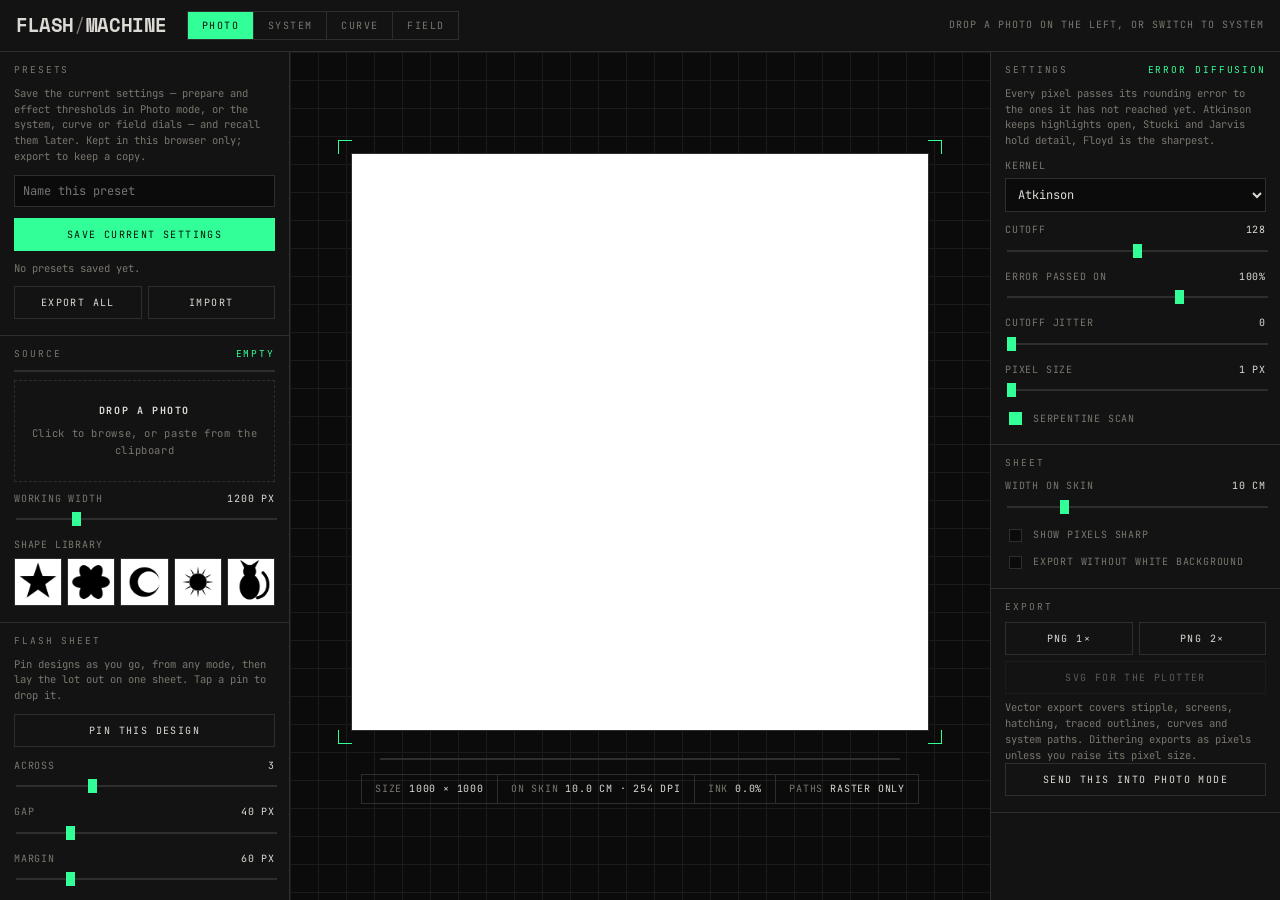
<file: index.html>
<!DOCTYPE html>
<html lang="en">
<head>
<meta charset="utf-8">
<meta name="viewport" content="width=device-width, initial-scale=1">
<title>Flash Machine — tattoo design lab</title>
<link rel="stylesheet" href="styles.css">
</head>
<body>

<header class="bar">
  <div class="mark">Flash<em>/</em>Machine</div>
  <nav class="modes" role="tablist" aria-label="Design source">
    <button role="tab" data-mode="image" aria-selected="true">Photo</button>
    <button role="tab" data-mode="generate" aria-selected="false">System</button>
    <button role="tab" data-mode="curve" aria-selected="false">Curve</button>
    <button role="tab" data-mode="field" aria-selected="false">Field</button>
  </nav>
  <div class="status" id="status">Ready</div>
</header>

<main>
  <aside class="panel left">

    <div class="sect">
      <h2>Presets <span id="presetTag"></span></h2>
      <div class="body">
        <p class="hint">Save the current settings — prepare and effect thresholds in Photo mode, or the system, curve or field dials — and recall them later. Kept in this browser only; export to keep a copy.</p>
        <div class="row">
          <input type="text" id="presetName" placeholder="Name this preset" maxlength="60">
        </div>
        <button class="btn solid" id="presetSave" style="margin-bottom:10px">Save current settings</button>
        <div id="presetList"></div>
        <div class="grid2" style="margin-top:10px">
          <button class="btn" id="presetExport">Export all</button>
          <button class="btn" id="presetImportBtn">Import</button>
        </div>
        <input type="file" id="presetImportFile" accept="application/json" hidden>
      </div>
    </div>

    <div class="sect" data-only="image">
      <h2>Source <span id="srcTag">empty</span></h2>
      <div class="body">
        <img id="thumb" class="thumb" alt="" hidden>
        <div class="drop" id="drop" tabindex="0" role="button">
          <b>Drop a photo</b>
          Click to browse, or paste from the clipboard
        </div>
        <input type="file" id="file" accept="image/*" hidden>
        <div class="row" style="margin-top:10px">
          <label class="lab" for="res">Working width <b id="resV">1200 px</b></label>
          <input type="range" id="res" min="400" max="4000" step="100" value="1200">
        </div>
        <div class="row" style="margin-top:10px">
          <label class="lab">Shape library</label>
          <div class="explore empty" id="libraryGrid" style="grid-template-columns:repeat(5,1fr)"></div>
        </div>
      </div>
    </div>

    <div class="sect">
      <h2>Flash sheet <span id="pinTag"></span></h2>
      <div class="body">
        <p class="hint">Pin designs as you go, from any mode, then lay the lot out on one sheet. Tap a pin to drop it.</p>
        <button class="btn" id="pinBtn">Pin this design</button>
        <div class="explore empty" id="pinGrid" style="margin-top:8px"></div>
        <div id="pinControls" style="margin-top:12px"></div>
        <div class="grid2" style="margin-top:8px">
          <button class="btn" id="sheetBtn">Lay out sheet</button>
          <button class="btn" id="pinClear">Clear all</button>
        </div>
      </div>
    </div>

    <div class="sect" data-only="image">
      <h2>Rub out <span id="eraseTag"></span></h2>
      <div class="body">
        <p class="hint">Paint on the sheet to take parts of the photo out. Rubbed out areas carry no ink.</p>
        <div class="chips" id="brushChips" style="margin-bottom:11px">
          <button class="chip" data-tool="off" aria-pressed="true">Off</button>
          <button class="chip" data-tool="erase" aria-pressed="false">Rub out</button>
          <button class="chip" data-tool="restore" aria-pressed="false">Bring back</button>
        </div>
        <div class="row">
          <label class="lab" for="brush">Brush <b id="brushV">80 px</b></label>
          <input type="range" id="brush" min="6" max="600" step="2" value="80">
        </div>
        <div class="row">
          <label class="lab" for="feather">Edge softness <b id="featherV">30%</b></label>
          <input type="range" id="feather" min="0" max="100" step="1" value="30">
        </div>
        <button class="btn" id="clearMask" style="margin-bottom:14px">Bring all of it back</button>
        <p class="hint">Auto-detects the background from the edges inward and rubs it out for you. Raise the tolerance for a busier backdrop.</p>
        <div class="row">
          <label class="lab" for="bgTol">Tolerance <b id="bgTolV">35%</b></label>
          <input type="range" id="bgTol" min="0" max="100" step="1" value="35">
        </div>
        <button class="btn solid" id="removeBg">Remove background</button>
      </div>
    </div>

    <div class="sect" data-only="image">
      <h2>Prepare</h2>
      <div class="body">
        <div id="preControls"></div>
        <button class="btn" id="preReset" style="margin-top:10px">Reset prepare</button>
      </div>
    </div>

    <div class="sect" data-only="image">
      <h2>Treatment</h2>
      <div class="body">
        <input type="text" id="effectFilter" placeholder="Filter treatments…" style="margin-bottom:10px">
        <label class="check" style="margin-bottom:10px"><input type="checkbox" id="combineFx"> Combine treatments — pick more than one</label>
        <div class="chips" id="effectChips"></div>
      </div>
    </div>

    <div class="sect" data-only="image">
      <h2>Layers <span id="layerTag"></span></h2>
      <div class="body">
        <p class="hint">Lock in prepare + the current effect as a layer, then keep tweaking the sheet underneath — each new layer stacks on top of what you lock in next. Repeat duplicates that one element radially around the centre as it locks in.</p>
        <div class="row">
          <label class="lab" for="layerFold">Repeat</label>
          <select id="layerFold">
            <option value="1">Single, ×1</option>
            <option value="2">Double, ×2</option>
            <option value="3">Triple, ×3</option>
            <option value="4">Quadruple, ×4</option>
            <option value="5">×5</option>
            <option value="6">×6</option>
            <option value="8">×8</option>
            <option value="12">×12</option>
          </select>
        </div>
        <button class="btn solid" id="layerAdd" style="margin-bottom:10px">Add current as layer</button>
        <div id="layerList"></div>
        <button class="btn" id="layerClear" style="margin-top:10px">Clear all layers</button>
      </div>
    </div>

    <div class="sect" data-only="generate curve field">
      <h2 id="pickTitle">System</h2>
      <div class="body">
        <div class="row"><select id="systemSel"></select></div>
        <div class="row"><select id="curveSel"></select></div>
        <div class="row"><select id="fieldSel"></select></div>
        <p class="hint" id="systemNote"></p>
        <div class="grid2">
          <button class="btn" id="shuffle" title="Keyboard: R">Shuffle</button>
          <button class="btn" id="reseed">New seed</button>
        </div>
        <div id="growthPlay" hidden style="margin-top:10px">
          <p class="hint">Watch it build from the first point, instead of jumping straight to the finished sheet.</p>
          <div class="grid2">
            <button class="btn" id="playGrowth" aria-pressed="false">▶ Play growth</button>
            <label class="check" style="justify-content:center; border:1px solid var(--rule); padding:9px 10px"><input type="checkbox" id="growthLoop"> Loop</label>
          </div>
          <div class="row" style="margin-top:8px">
            <label class="lab" for="growthDuration">Growth speed <b id="growthDurationV">4.0 s</b></label>
            <input type="range" id="growthDuration" min="0.5" max="15" step="0.5" value="4">
          </div>
        </div>
        <div id="spin3d" hidden style="margin-top:10px">
          <p class="hint">This one's 3D — drag the sheet to spin it and find the best angle.</p>
          <button class="btn" id="resetSpin">Reset view</button>
          <div id="autoSpinRow" style="margin-top:8px">
            <button class="btn" id="autoSpinBtn" aria-pressed="false">⟳ Auto-spin</button>
          </div>
        </div>
      </div>
    </div>

    <div class="sect" data-only="generate">
      <h2>Twelve at random <span id="exploreTag"></span></h2>
      <div class="body">
        <p class="hint">Shuffle keeps hunting until the maths actually goes chaotic. Explore lays out twelve of those so you can pick by eye.</p>
        <button class="btn" id="exploreBtn" style="margin-bottom:8px">Explore</button>
        <div class="explore empty" id="exploreGrid"></div>
      </div>
    </div>

    <div class="sect" data-only="generate curve" id="formulaSect" hidden>
      <h2>Formula</h2>
      <div class="body">
        <p class="hint" id="formulaHint"></p>
        <div class="row">
          <label class="lab" for="fx"><span id="fxLabel">next x</span></label>
          <textarea id="fx" spellcheck="false">sin(a*y) - cos(b*x)</textarea>
        </div>
        <div class="row">
          <label class="lab" for="fy"><span id="fyLabel">next y</span></label>
          <textarea id="fy" spellcheck="false">sin(c*x) - cos(d*y)</textarea>
        </div>
        <button class="btn" id="applyFormula">Run formula</button>
        <p class="hint" id="formulaErr" style="color:#ff7a7a; margin:9px 0 0"></p>
      </div>
    </div>

  </aside>

  <section class="stage">
    <div class="sheet"><i></i><div class="paper" id="paper">
      <canvas id="view" width="1000" height="1000"></canvas>
      <canvas id="overlay" width="1000" height="1000"></canvas>
    </div></div>
    <div class="prog"><i id="progBar"></i></div>
    <div class="readout">
      <div>Size <b id="roSize">1000 × 1000</b></div>
      <div>On skin <b id="roSkin">—</b></div>
      <div>Ink <b id="roInk">—</b></div>
      <div>Paths <b id="roVec">—</b></div>
    </div>
  </section>

  <aside class="panel right">
    <div class="sect">
      <h2>Settings <span id="fxTag"></span></h2>
      <div class="body" id="fxControls"></div>
    </div>

    <div class="sect" data-only="generate">
      <h2>Exposure</h2>
      <div class="body" id="renderControls"></div>
    </div>

    <div class="sect" data-only="curve">
      <h2>Line and repeat</h2>
      <div class="body" id="curveControls"></div>
    </div>

    <div class="sect" data-only="field">
      <h2>Tone</h2>
      <div class="body">
        <p class="hint">A field is a grey surface, not a finished design. Send it into Photo mode and put a screen or a dither through it.</p>
        <div id="fieldControls"></div>
      </div>
    </div>

    <div class="sect">
      <h2>Sheet</h2>
      <div class="body">
        <div class="row">
          <label class="lab" for="skin">Width on skin <b id="skinV">10 cm</b></label>
          <input type="range" id="skin" min="2" max="40" step="0.5" value="10">
        </div>
        <label class="check" style="margin-bottom:8px"><input type="checkbox" id="crisp"> Show pixels sharp</label>
        <label class="check"><input type="checkbox" id="alphaBg"> Export without white background</label>
      </div>
    </div>

    <div class="sect">
      <h2>Export</h2>
      <div class="body stack">
        <div class="grid2">
          <button class="btn" id="pngBtn">PNG 1×</button>
          <button class="btn" id="png2Btn">PNG 2×</button>
        </div>
        <button class="btn" id="svgBtn">SVG for the plotter</button>
        <p class="hint" id="svgNote" style="margin:2px 0 0">Vector export covers stipple, screens, hatching, traced outlines, curves and system paths. Dithering exports as pixels unless you raise its pixel size.</p>
        <button class="btn" id="sendBtn">Send this into Photo mode</button>
      </div>
    </div>
  </aside>
</main>

<script src="script.js"></script>
</body>
</html>
</file>
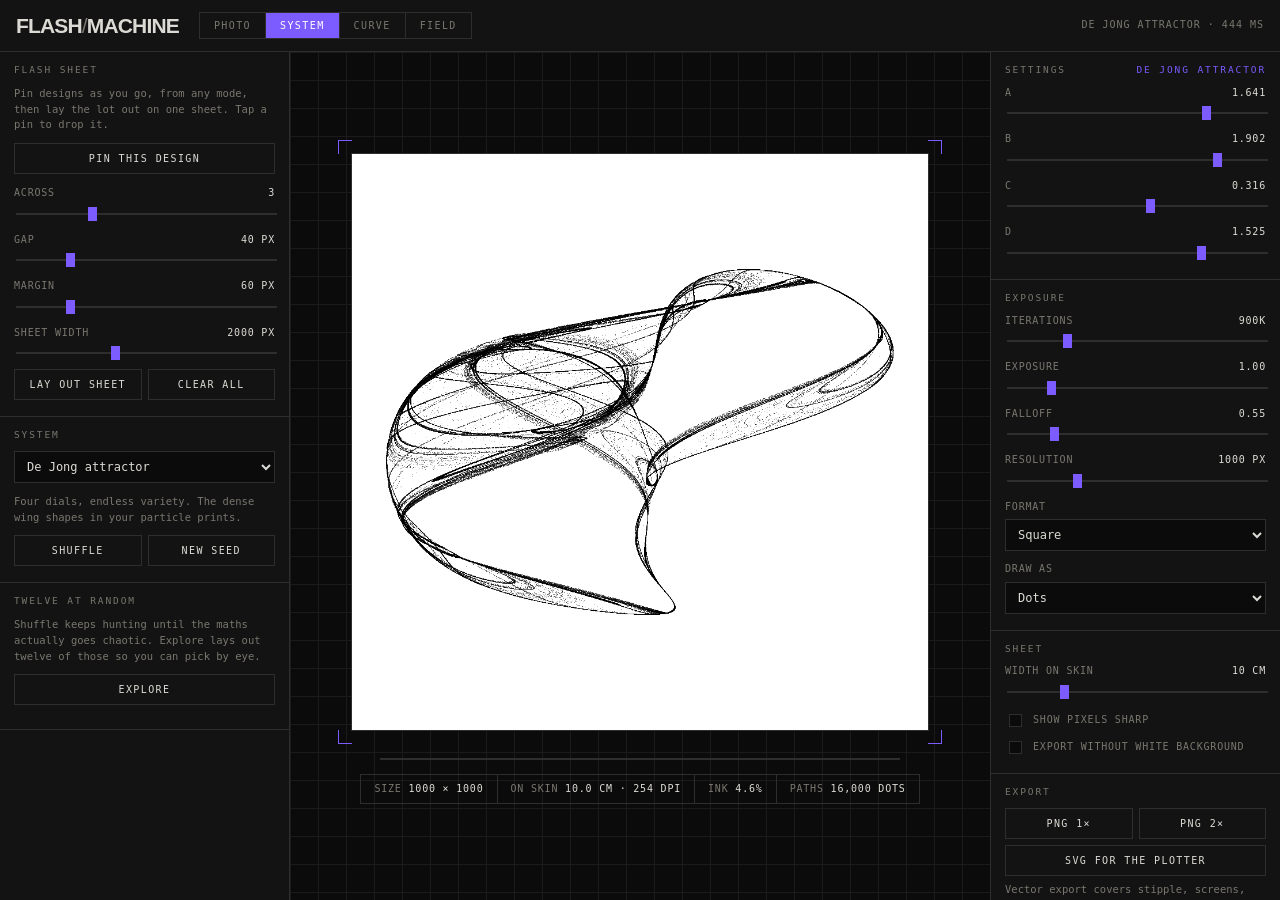
<file: flash-machine.html>
<!DOCTYPE html>
<html lang="en">
<head>
<meta charset="utf-8">
<meta name="viewport" content="width=device-width, initial-scale=1">
<title>Flash Machine — tattoo design lab</title>
<style>
:root{
  --ink:#0B0B0B; --chrome:#131313; --chrome-2:#1B1B1B; --rule:#2E2E2C;
  --text:#DCDAD4; --dim:#7A776F; --stencil:#7C5CFF; --paper:#FFFFFF;
  --mono: ui-monospace, "SF Mono", "JetBrains Mono", Menlo, Consolas, monospace;
  --disp: "Helvetica Neue", Helvetica, Arial, sans-serif;
}
*{box-sizing:border-box}
html,body{height:100%}
body{margin:0; background:var(--ink); color:var(--text); font-family:var(--mono);
  font-size:12px; line-height:1.45; -webkit-font-smoothing:antialiased;}
button,input,select,textarea{font-family:inherit;font-size:inherit;color:inherit}

.bar{height:52px; display:flex; align-items:center; gap:20px; padding:0 16px;
  border-bottom:1px solid var(--rule); background:var(--chrome); position:sticky; top:0; z-index:20;}
.mark{font-family:var(--disp); font-weight:700; letter-spacing:-.04em; font-size:21px;
  line-height:1; text-transform:uppercase; white-space:nowrap;}
.mark em{font-style:normal; font-weight:300; color:var(--dim)}
.modes{display:flex; border:1px solid var(--rule)}
.modes button{background:none; border:0; border-right:1px solid var(--rule); padding:7px 14px;
  text-transform:uppercase; letter-spacing:.14em; font-size:10px; color:var(--dim); cursor:pointer;}
.modes button:last-child{border-right:0}
.modes button[aria-selected="true"]{background:var(--stencil); color:#fff}
.modes button:hover{color:var(--text)}
.modes button[aria-selected="true"]:hover{color:#fff}
.status{margin-left:auto; color:var(--dim); font-size:10px; letter-spacing:.1em;
  text-transform:uppercase; text-align:right}
.status b{color:var(--stencil); font-weight:400}

main{display:flex; align-items:stretch; min-height:calc(100vh - 52px)}
.panel{width:290px; flex:0 0 290px; background:var(--chrome); border-right:1px solid var(--rule);
  overflow-y:auto; max-height:calc(100vh - 52px); position:sticky; top:52px;}
.panel.right{border-right:0; border-left:1px solid var(--rule)}
.stage{flex:1; min-width:0; display:flex; flex-direction:column; align-items:center;
  justify-content:center; gap:14px; padding:24px 20px 32px;
  background: linear-gradient(var(--chrome-2) 1px, transparent 1px) 0 0/100% 28px,
    linear-gradient(90deg, var(--chrome-2) 1px, transparent 1px) 0 0/28px 100%, var(--ink);}

.sect{border-bottom:1px solid var(--rule)}
.sect > h2{margin:0; padding:11px 14px 9px; font-size:9.5px; font-weight:400; letter-spacing:.2em;
  text-transform:uppercase; color:var(--dim); display:flex; justify-content:space-between; align-items:center;}
.sect > h2 span{color:var(--stencil)}
.body{padding:0 14px 16px}
.hint{color:var(--dim); font-size:10.5px; margin:0 0 10px; line-height:1.5}

.row{margin-bottom:11px}
.row:last-child{margin-bottom:0}
label.lab{display:flex; justify-content:space-between; gap:8px; margin-bottom:5px; color:var(--dim);
  font-size:10px; letter-spacing:.08em; text-transform:uppercase}
label.lab b{color:var(--text); font-weight:400; font-variant-numeric:tabular-nums}
input[type=range]{-webkit-appearance:none; appearance:none; width:100%; height:16px;
  background:transparent; cursor:ew-resize; display:block;}
input[type=range]::-webkit-slider-runnable-track{height:2px; background:var(--rule)}
input[type=range]::-moz-range-track{height:2px; background:var(--rule)}
input[type=range]::-webkit-slider-thumb{-webkit-appearance:none; width:9px; height:14px;
  background:var(--stencil); margin-top:-6px; border:0; border-radius:0;}
input[type=range]::-moz-range-thumb{width:9px; height:14px; background:var(--stencil); border:0; border-radius:0}
input[type=range]:focus-visible{outline:1px solid var(--stencil); outline-offset:4px}

select, input[type=text], input[type=number], textarea{width:100%; background:var(--ink);
  border:1px solid var(--rule); border-radius:0; padding:7px 8px; color:var(--text); outline:none;}
select:focus, input:focus, textarea:focus{border-color:var(--stencil)}
textarea{resize:vertical; min-height:32px; line-height:1.5}

.btn{display:block; width:100%; text-align:center; background:none; cursor:pointer;
  border:1px solid var(--rule); border-radius:0; padding:9px 10px; text-transform:uppercase;
  letter-spacing:.14em; font-size:10px; color:var(--text);}
.btn:hover{border-color:var(--stencil); color:#fff}
.btn:active{background:var(--stencil); color:#fff}
.btn.solid{background:var(--stencil); border-color:var(--stencil); color:#fff}
.btn.solid:hover{background:#8f74ff}
.btn[disabled]{opacity:.35; cursor:not-allowed}
.btn:focus-visible, .chip:focus-visible{outline:1px solid var(--stencil); outline-offset:2px}
.grid2{display:grid; grid-template-columns:1fr 1fr; gap:6px}
.stack > *{margin-bottom:6px}
.stack > *:last-child{margin-bottom:0}

.chips{display:flex; flex-wrap:wrap; gap:5px}
.chip{background:none; border:1px solid var(--rule); padding:5px 8px; cursor:pointer; font-size:10px;
  letter-spacing:.06em; text-transform:uppercase; color:var(--dim);}
.chip:hover{color:var(--text)}
.chip[aria-pressed="true"]{background:var(--stencil); border-color:var(--stencil); color:#fff}

.check{display:flex; align-items:center; gap:8px; cursor:pointer; color:var(--dim);
  text-transform:uppercase; font-size:10px; letter-spacing:.08em}
.check input{appearance:none; -webkit-appearance:none; width:13px; height:13px;
  border:1px solid var(--rule); background:var(--ink); cursor:pointer; flex:0 0 13px}
.check input:checked{background:var(--stencil); border-color:var(--stencil)}
.check:hover{color:var(--text)}

.drop{border:1px dashed var(--rule); padding:22px 14px; text-align:center; cursor:pointer;
  color:var(--dim); font-size:10.5px; letter-spacing:.06em; line-height:1.6;}
.drop:hover, .drop.over{border-color:var(--stencil); color:var(--text)}
.drop b{display:block; color:var(--text); text-transform:uppercase; letter-spacing:.16em;
  font-size:10px; margin-bottom:6px}
.thumb{width:100%; display:block; margin-bottom:8px; border:1px solid var(--rule); background:#fff}

/* explore grid */
.explore{display:grid; grid-template-columns:repeat(3,1fr); gap:5px}
.explore button{padding:0; border:1px solid var(--rule); background:#fff; cursor:pointer; line-height:0}
.explore button:hover{border-color:var(--stencil)}
.explore img{width:100%; display:block}
.explore.empty{display:none}

.sheet{position:relative; padding:14px; max-width:100%}
.sheet::before, .sheet::after, .sheet > i::before, .sheet > i::after{
  content:""; position:absolute; width:13px; height:13px; pointer-events:none; border:0 solid var(--stencil);}
.sheet::before{top:0; left:0; border-top-width:1px; border-left-width:1px}
.sheet::after{top:0; right:0; border-top-width:1px; border-right-width:1px}
.sheet > i::before{bottom:0; left:0; border-bottom-width:1px; border-left-width:1px}
.sheet > i::after{bottom:0; right:0; border-bottom-width:1px; border-right-width:1px}
.paper{background:var(--paper); display:block; line-height:0; box-shadow:0 0 0 1px var(--rule); position:relative}
#view{display:block; width:auto; height:auto; max-width:100%; max-height:min(64vh, 720px)}
#view.crisp{image-rendering:pixelated}
#overlay{position:absolute; inset:0; width:100%; height:100%; pointer-events:none}
.paper.painting #overlay{pointer-events:auto; cursor:none; touch-action:none}

.readout{display:flex; flex-wrap:wrap; justify-content:center; border:1px solid var(--rule); max-width:100%}
.readout div{padding:7px 13px; border-right:1px solid var(--rule); font-size:10px; letter-spacing:.08em;
  text-transform:uppercase; color:var(--dim); white-space:nowrap}
.readout div:last-child{border-right:0}
.readout b{color:var(--text); font-weight:400; font-variant-numeric:tabular-nums}
.prog{width:100%; max-width:520px; height:2px; background:var(--rule)}
.prog i{display:block; height:100%; width:0%; background:var(--stencil); transition:width .1s linear}

@media (max-width:1080px){
  main{flex-direction:column}
  .panel{width:100%; flex:1 1 auto; max-height:none; position:static; border-right:0; border-top:1px solid var(--rule)}
  .panel.right{border-left:0}
  .stage{order:-1; padding:16px 12px 22px}
  #view{max-height:52vh}
  .bar{gap:10px; padding:0 10px}
  .status{display:none}
}
@media (prefers-reduced-motion: reduce){*{transition:none !important}}
</style>
</head>
<body>

<header class="bar">
  <div class="mark">Flash<em>/</em>Machine</div>
  <nav class="modes" role="tablist" aria-label="Design source">
    <button role="tab" data-mode="image" aria-selected="false">Photo</button>
    <button role="tab" data-mode="generate" aria-selected="true">System</button>
    <button role="tab" data-mode="curve" aria-selected="false">Curve</button>
    <button role="tab" data-mode="field" aria-selected="false">Field</button>
  </nav>
  <div class="status" id="status">Ready</div>
</header>

<main>
  <aside class="panel left">

    <div class="sect" data-only="image">
      <h2>Source <span id="srcTag">empty</span></h2>
      <div class="body">
        <img id="thumb" class="thumb" alt="" hidden>
        <div class="drop" id="drop" tabindex="0" role="button">
          <b>Drop a photo</b>
          Click to browse, or paste from the clipboard
        </div>
        <input type="file" id="file" accept="image/*" hidden>
        <div class="row" style="margin-top:10px">
          <label class="lab" for="res">Working width <b id="resV">1200 px</b></label>
          <input type="range" id="res" min="400" max="4000" step="100" value="1200">
        </div>
      </div>
    </div>

    <div class="sect">
      <h2>Flash sheet <span id="pinTag"></span></h2>
      <div class="body">
        <p class="hint">Pin designs as you go, from any mode, then lay the lot out on one sheet. Tap a pin to drop it.</p>
        <button class="btn" id="pinBtn">Pin this design</button>
        <div class="explore empty" id="pinGrid" style="margin-top:8px"></div>
        <div id="pinControls" style="margin-top:12px"></div>
        <div class="grid2" style="margin-top:8px">
          <button class="btn" id="sheetBtn">Lay out sheet</button>
          <button class="btn" id="pinClear">Clear all</button>
        </div>
      </div>
    </div>

    <div class="sect" data-only="image">
      <h2>Rub out <span id="eraseTag"></span></h2>
      <div class="body">
        <p class="hint">Paint on the sheet to take parts of the photo out. Rubbed out areas carry no ink.</p>
        <div class="chips" id="brushChips" style="margin-bottom:11px">
          <button class="chip" data-tool="off" aria-pressed="true">Off</button>
          <button class="chip" data-tool="erase" aria-pressed="false">Rub out</button>
          <button class="chip" data-tool="restore" aria-pressed="false">Bring back</button>
        </div>
        <div class="row">
          <label class="lab" for="brush">Brush <b id="brushV">80 px</b></label>
          <input type="range" id="brush" min="6" max="600" step="2" value="80">
        </div>
        <div class="row">
          <label class="lab" for="feather">Edge softness <b id="featherV">30%</b></label>
          <input type="range" id="feather" min="0" max="100" step="1" value="30">
        </div>
        <button class="btn" id="clearMask">Bring all of it back</button>
      </div>
    </div>

    <div class="sect" data-only="image">
      <h2>Prepare</h2>
      <div class="body" id="preControls"></div>
    </div>

    <div class="sect" data-only="image">
      <h2>Treatment</h2>
      <div class="body"><div class="chips" id="effectChips"></div></div>
    </div>

    <div class="sect" data-only="generate curve field">
      <h2 id="pickTitle">System</h2>
      <div class="body">
        <div class="row"><select id="systemSel"></select></div>
        <div class="row"><select id="curveSel"></select></div>
        <div class="row"><select id="fieldSel"></select></div>
        <p class="hint" id="systemNote"></p>
        <div class="grid2">
          <button class="btn" id="shuffle" title="Keyboard: R">Shuffle</button>
          <button class="btn" id="reseed">New seed</button>
        </div>
      </div>
    </div>

    <div class="sect" data-only="generate">
      <h2>Twelve at random <span id="exploreTag"></span></h2>
      <div class="body">
        <p class="hint">Shuffle keeps hunting until the maths actually goes chaotic. Explore lays out twelve of those so you can pick by eye.</p>
        <button class="btn" id="exploreBtn" style="margin-bottom:8px">Explore</button>
        <div class="explore empty" id="exploreGrid"></div>
      </div>
    </div>

    <div class="sect" data-only="generate curve" id="formulaSect" hidden>
      <h2>Formula</h2>
      <div class="body">
        <p class="hint" id="formulaHint"></p>
        <div class="row">
          <label class="lab" for="fx"><span id="fxLabel">next x</span></label>
          <textarea id="fx" spellcheck="false">sin(a*y) - cos(b*x)</textarea>
        </div>
        <div class="row">
          <label class="lab" for="fy"><span id="fyLabel">next y</span></label>
          <textarea id="fy" spellcheck="false">sin(c*x) - cos(d*y)</textarea>
        </div>
        <button class="btn" id="applyFormula">Run formula</button>
        <p class="hint" id="formulaErr" style="color:#ff7a7a; margin:9px 0 0"></p>
      </div>
    </div>

  </aside>

  <section class="stage">
    <div class="sheet"><i></i><div class="paper" id="paper">
      <canvas id="view" width="1000" height="1000"></canvas>
      <canvas id="overlay" width="1000" height="1000"></canvas>
    </div></div>
    <div class="prog"><i id="progBar"></i></div>
    <div class="readout">
      <div>Size <b id="roSize">1000 × 1000</b></div>
      <div>On skin <b id="roSkin">—</b></div>
      <div>Ink <b id="roInk">—</b></div>
      <div>Paths <b id="roVec">—</b></div>
    </div>
  </section>

  <aside class="panel right">
    <div class="sect">
      <h2>Settings <span id="fxTag"></span></h2>
      <div class="body" id="fxControls"></div>
    </div>

    <div class="sect" data-only="generate">
      <h2>Exposure</h2>
      <div class="body" id="renderControls"></div>
    </div>

    <div class="sect" data-only="curve">
      <h2>Line and repeat</h2>
      <div class="body" id="curveControls"></div>
    </div>

    <div class="sect" data-only="field">
      <h2>Tone</h2>
      <div class="body">
        <p class="hint">A field is a grey surface, not a finished design. Send it into Photo mode and put a screen or a dither through it.</p>
        <div id="fieldControls"></div>
      </div>
    </div>

    <div class="sect">
      <h2>Sheet</h2>
      <div class="body">
        <div class="row">
          <label class="lab" for="skin">Width on skin <b id="skinV">10 cm</b></label>
          <input type="range" id="skin" min="2" max="40" step="0.5" value="10">
        </div>
        <label class="check" style="margin-bottom:8px"><input type="checkbox" id="crisp"> Show pixels sharp</label>
        <label class="check"><input type="checkbox" id="alphaBg"> Export without white background</label>
      </div>
    </div>

    <div class="sect">
      <h2>Export</h2>
      <div class="body stack">
        <div class="grid2">
          <button class="btn" id="pngBtn">PNG 1×</button>
          <button class="btn" id="png2Btn">PNG 2×</button>
        </div>
        <button class="btn" id="svgBtn">SVG for the plotter</button>
        <p class="hint" id="svgNote" style="margin:2px 0 0">Vector export covers stipple, screens, hatching, traced outlines, curves and system paths. Dithering exports as pixels unless you raise its pixel size.</p>
        <button class="btn" id="sendBtn">Send this into Photo mode</button>
      </div>
    </div>
  </aside>
</main>

<script>
"use strict";

/* ============================================================
   FLASH MACHINE
   Photo    load a picture, prepare it, run it through a screen
   System   strange attractors, flow fields, trajectories
   Curve    plotted curves, spirographs, rosettes
   ============================================================ */

const $  = s => document.querySelector(s);
const $$ = s => Array.from(document.querySelectorAll(s));
const clamp = (v,a,b) => v < a ? a : v > b ? b : v;
const TAU = Math.PI*2;

const view    = $('#view');
const vctx    = view.getContext('2d', { willReadFrequently:true });
const overlay = $('#overlay');
const octx    = overlay.getContext('2d');

const state = {
  mode:'generate',
  effect:'diffuse',
  srcImage:null,
  work:document.createElement('canvas'),
  mask:null,
  tool:'off',
  vector:null,
  pre:{ invert:false, bright:0, contrast:0, gamma:1, blur:0, noise:0 },
  fx:{}, fxAll:{},
  gen:{ system:'dejong', points:900000, exposure:1, gamma:0.55, format:'square', detail:1000, draw:'dots' },
  genP:{}, genAll:{},
  curve:{ key:'spiro', copies:1, spin:0, weight:1.6, samples:12000, wobble:0, mirror:false, detail:1100, format:'square' },
  curveP:{}, curveAll:{},
  field:{ key:'liquid', contrast:1, lift:0, levels:0, invert:false, detail:800, format:'square' },
  fieldP:{}, fieldAll:{},
  seed:1337, running:null, inkPct:0, keepRender:false, customFn:null,
  pins:[], sheet:{ cols:3, gap:40, margin:60, width:2000 }
};

function mulberry32(a){
  return function(){
    a |= 0; a = a + 0x6D2B79F5 | 0;
    let t = Math.imul(a ^ a >>> 15, 1 | a);
    t = t + Math.imul(t ^ t >>> 7, 61 | t) ^ t;
    return ((t ^ t >>> 14) >>> 0) / 4294967296;
  };
}

/* ============================================================
   CONTROL BUILDER
   ============================================================ */
function buildControls(host, schema, store, onChange){
  host.innerHTML = '';
  schema.forEach(c => {
    if (store[c.k] === undefined) store[c.k] = c.v;
    const row = document.createElement('div');
    row.className = 'row';
    if (c.t === 'check'){
      const lab = document.createElement('label'); lab.className = 'check';
      const inp = document.createElement('input'); inp.type = 'checkbox'; inp.checked = !!store[c.k];
      inp.addEventListener('change', () => { store[c.k] = inp.checked; onChange(); });
      lab.appendChild(inp); lab.appendChild(document.createTextNode(' ' + c.l));
      row.appendChild(lab);
    } else if (c.t === 'text'){
      const lab = document.createElement('label'); lab.className = 'lab'; lab.textContent = c.l;
      const inp = document.createElement('input');
      inp.type = 'text'; inp.value = store[c.k]; inp.spellcheck = false;
      inp.addEventListener('input', () => { store[c.k] = inp.value; onChange(); });
      row.appendChild(lab); row.appendChild(inp);
    } else if (c.t === 'select'){
      const lab = document.createElement('label'); lab.className = 'lab'; lab.textContent = c.l;
      const sel = document.createElement('select');
      c.opts.forEach(o => {
        const op = document.createElement('option');
        op.value = o[0]; op.textContent = o[1];
        if (String(store[c.k]) === String(o[0])) op.selected = true;
        sel.appendChild(op);
      });
      sel.addEventListener('change', () => {
        store[c.k] = isNaN(Number(sel.value)) ? sel.value : Number(sel.value);
        onChange();
      });
      row.appendChild(lab); row.appendChild(sel);
    } else {
      const lab = document.createElement('label'); lab.className = 'lab';
      const out = document.createElement('b');
      const fmt = v => (c.fmt ? c.fmt(v) : String(v));
      out.textContent = fmt(store[c.k]);
      lab.appendChild(document.createTextNode(c.l)); lab.appendChild(out);
      const inp = document.createElement('input');
      inp.type = 'range'; inp.min = c.min; inp.max = c.max; inp.step = c.step; inp.value = store[c.k];
      inp.addEventListener('input', () => {
        store[c.k] = Number(inp.value); out.textContent = fmt(store[c.k]); onChange();
      });
      row.appendChild(lab); row.appendChild(inp);
    }
    host.appendChild(row);
  });
}

/* ============================================================
   IMAGE PREPARATION
   ============================================================ */
const PRE_SCHEMA = [
  { k:'sym',      l:'Symmetry', t:'select', v:'none', opts:[['none','Off'],['lr','Mirror left to right'],['rl','Mirror right to left'],['tb','Mirror top to bottom'],['quad','Four ways'],['kal','Kaleidoscope']] },
  { k:'symN',     l:'Kaleidoscope wedges', t:'range', min:3, max:24, step:1, v:8 },
  { k:'bright',   l:'Brightness', t:'range', min:-100, max:100, step:1, v:0 },
  { k:'contrast', l:'Contrast',   t:'range', min:-100, max:200, step:1, v:0 },
  { k:'gamma',    l:'Midtones',   t:'range', min:0.2,  max:3,   step:0.05, v:1, fmt:v=>v.toFixed(2) },
  { k:'blur',     l:'Softness',   t:'range', min:0,    max:30,  step:1, v:0, fmt:v=>v+' px' },
  { k:'noise',    l:'Grain',      t:'range', min:0,    max:100, step:1, v:0 },
  { k:'invert',   l:'Invert',     t:'check', v:false }
];

function grayFromWork(){
  const w = state.work.width, h = state.work.height;
  const d = state.work.getContext('2d').getImageData(0,0,w,h).data;
  const g = new Float32Array(w*h);
  for (let i=0, p=0; i<g.length; i++, p+=4){
    const a = d[p+3]/255;
    const lum = 0.2126*d[p] + 0.7152*d[p+1] + 0.0722*d[p+2];
    g[i] = lum*a + 255*(1-a);
  }
  return { g, w, h };
}

function boxBlur(g,w,h,r){
  if (r < 1) return g;
  const tmp = new Float32Array(g.length);
  for (let pass=0; pass<2; pass++){
    for (let y=0; y<h; y++){
      let sum=0; const row=y*w;
      for (let x=-r; x<=r; x++) sum += g[row + clamp(x,0,w-1)];
      for (let x=0; x<w; x++){
        tmp[row+x] = sum/(2*r+1);
        sum += g[row + clamp(x+r+1,0,w-1)] - g[row + clamp(x-r,0,w-1)];
      }
    }
    for (let x=0; x<w; x++){
      let sum=0;
      for (let y=-r; y<=r; y++) sum += tmp[clamp(y,0,h-1)*w + x];
      for (let y=0; y<h; y++){
        g[y*w+x] = sum/(2*r+1);
        sum += tmp[clamp(y+r+1,0,h-1)*w + x] - tmp[clamp(y-r,0,h-1)*w + x];
      }
    }
  }
  return g;
}

function prepare(){
  const { g, w, h } = grayFromWork();
  const p = state.pre;
  const cf = (259*(p.contrast+255)) / (255*(259-p.contrast));
  const ig = 1/p.gamma;
  for (let i=0; i<g.length; i++){
    let v = g[i] + p.bright;
    v = cf*(v-128) + 128;
    v = 255 * Math.pow(clamp(v,0,255)/255, ig);
    if (p.invert) v = 255 - v;
    g[i] = v;
  }
  if (p.blur > 0) boxBlur(g, w, h, p.blur);
  if (p.noise > 0){
    const n = p.noise * 1.2;
    for (let i=0; i<g.length; i++) g[i] = clamp(g[i] + (Math.random()-0.5)*n, 0, 255);
  }
  return { g, w, h };
}

/* ---------- symmetry, folded into the photo before anything else ---------- */
function applySymmetry(cv, mode, n){
  if (mode === 'none') return;
  const w = cv.width, h = cv.height;
  const ctx = cv.getContext('2d');
  const tmp = document.createElement('canvas');
  tmp.width = w; tmp.height = h;
  tmp.getContext('2d').drawImage(cv, 0, 0);

  if (mode === 'kal'){
    const wedges = Math.max(3, Math.round(n));
    const step = TAU/wedges;
    const cx = w/2, cy = h/2, R = Math.hypot(w,h);
    ctx.clearRect(0,0,w,h);
    for (let i=0; i<wedges; i++){
      ctx.save();
      ctx.translate(cx,cy);
      ctx.rotate(i*step);
      if (i & 1) ctx.scale(1,-1);
      ctx.beginPath();
      ctx.moveTo(0,0);
      ctx.arc(0, 0, R, -step/2, step/2);
      ctx.closePath();
      ctx.clip();
      ctx.drawImage(tmp, -cx, -cy);
      ctx.restore();
    }
    return;
  }
  const half = (axis, keep) => {
    ctx.save();
    if (axis === 'x'){
      if (keep === 'right'){ ctx.translate(w,0); ctx.scale(-1,1); ctx.drawImage(tmp,0,0); ctx.restore(); ctx.save(); }
      ctx.beginPath();
      ctx.rect(keep === 'left' ? w/2 : 0, 0, w/2, h);
      ctx.clip();
      ctx.translate(w,0); ctx.scale(-1,1);
      ctx.drawImage(keep === 'right' ? tmp : tmp, 0, 0);
    } else {
      ctx.beginPath();
      ctx.rect(0, h/2, w, h/2);
      ctx.clip();
      ctx.translate(0,h); ctx.scale(1,-1);
      ctx.drawImage(tmp, 0, 0);
    }
    ctx.restore();
  };
  if (mode === 'lr') half('x','left');
  else if (mode === 'rl'){
    ctx.save(); ctx.beginPath(); ctx.rect(0,0,w/2,h); ctx.clip();
    ctx.translate(w,0); ctx.scale(-1,1); ctx.drawImage(tmp,0,0); ctx.restore();
  }
  else if (mode === 'tb') half('y','top');
  else if (mode === 'quad'){ half('x','left'); 
    const t2 = document.createElement('canvas'); t2.width = w; t2.height = h;
    t2.getContext('2d').drawImage(cv,0,0);
    ctx.save(); ctx.beginPath(); ctx.rect(0,h/2,w,h/2); ctx.clip();
    ctx.translate(0,h); ctx.scale(1,-1); ctx.drawImage(t2,0,0); ctx.restore();
  }
}

/* ---------- canvas helpers ---------- */
function inkImage(w,h){ return vctx.createImageData(w,h); }
function put(data,i,a){ const p=i*4; data[p]=0; data[p+1]=0; data[p+2]=0; data[p+3]=a; }
function beginCanvas(w,h){
  view.width = w; view.height = h;
  overlay.width = w; overlay.height = h;
  vctx.clearRect(0,0,w,h);
  vctx.fillStyle = '#000'; vctx.strokeStyle = '#000';
  vctx.lineCap = 'round'; vctx.lineJoin = 'round'; vctx.lineWidth = 1;
}
function sample(g,w,h,x,y){
  const xi = clamp(Math.round(x),0,w-1), yi = clamp(Math.round(y),0,h-1);
  return g[yi*w+xi];
}
function bilinear(g,w,h,x,y){
  const xi = clamp(Math.floor(x),0,w-2), yi = clamp(Math.floor(y),0,h-2);
  const fx = clamp(x-xi,0,1), fy = clamp(y-yi,0,1), i = yi*w+xi;
  return g[i]*(1-fx)*(1-fy) + g[i+1]*fx*(1-fy) + g[i+w]*(1-fx)*fy + g[i+w+1]*fx*fy;
}

/* ---------- block resolution for the dither family ---------- */
function coarsen(g,w,h,b){
  if (b <= 1) return { g, w, h };
  const w2 = Math.max(1, Math.ceil(w/b)), h2 = Math.max(1, Math.ceil(h/b));
  const out = new Float32Array(w2*h2);
  for (let y=0; y<h2; y++){
    for (let x=0; x<w2; x++){
      let s=0, n=0;
      for (let j=0; j<b; j++){
        const sy = y*b+j; if (sy>=h) break;
        for (let i2=0; i2<b; i2++){
          const sx = x*b+i2; if (sx>=w) break;
          s += g[sy*w+sx]; n++;
        }
      }
      out[y*w2+x] = n ? s/n : 255;
    }
  }
  return { g:out, w:w2, h:h2 };
}

// mask holds ink alpha 0-255 on a w2 x h2 grid; blit it at block size b onto a W x H sheet
function blitMask(mask,w2,h2,b,W,H){
  if (b > 1){ W = w2*b; H = h2*b; }
  beginCanvas(W,H);
  if (b <= 1){
    const img = inkImage(W,H), d = img.data;
    for (let i=0; i<mask.length && i<W*H; i++) if (mask[i]) put(d, i, mask[i]);
    vctx.putImageData(img,0,0);
    state.vector = null;
    return;
  }
  const items = [];
  let last = -1;
  for (let y=0; y<h2; y++){
    for (let x=0; x<w2; x++){
      const a = mask[y*w2+x];
      if (!a) continue;
      if (a !== last){ vctx.fillStyle = a>=250 ? '#000' : 'rgba(0,0,0,'+(a/255).toFixed(3)+')'; last = a; }
      vctx.fillRect(x*b, y*b, b, b);
      items.push([x*b, y*b, b, b, a/255]);
    }
  }
  vctx.fillStyle = '#000';
  state.vector = { kind:'rects', w:W, h:H, items };
}

/* ============================================================
   TREATMENTS
   ============================================================ */
const EFFECTS = {
  threshold: { label:'Threshold', note:'Hard black and white, the classic photocopy cut.', controls:[
    { k:'cut',   l:'Cutoff', t:'range', min:0, max:255, step:1, v:128 },
    { k:'edge',  l:'Edge softness', t:'range', min:0, max:80, step:1, v:0 },
    { k:'block', l:'Pixel size', t:'range', min:1, max:48, step:1, v:1, fmt:v=>v+' px' }
  ]},
  ordered: { label:'Ordered dither', note:'A fixed screen laid over the whole picture. Bayer scatters the dots, clustered dot grows them like print, lines give you a stripe screen. Pixel size averages the photo into blocks first, so every mark comes out whole.', controls:[
    { k:'pattern', l:'Screen', t:'select', v:'bayer', opts:[['bayer','Bayer'],['cluster','Clustered dot'],['lines','Lines'],['diagonal','Diagonal'],['cross','Crosshatch'],['random','Random noise']] },
    { k:'size',   l:'Screen size', t:'range', min:2, max:16, step:1, v:8, fmt:v=>v+' × '+v },
    { k:'scale',  l:'Screen scale', t:'range', min:1, max:24, step:1, v:1, fmt:v=>v+'×' },
    { k:'lock',   l:'Pixel size follows screen scale', t:'check', v:true },
    { k:'block',  l:'Pixel size', t:'range', min:1, max:48, step:1, v:1, fmt:v=>v+' px' },
    { k:'cut',    l:'Cutoff', t:'range', min:0, max:255, step:1, v:128 }
  ]},
  diffuse: { label:'Error diffusion', note:'Every pixel passes its rounding error to the ones it has not reached yet. Atkinson keeps highlights open, Stucki and Jarvis hold detail, Floyd is the sharpest.', controls:[
    { k:'kernel', l:'Kernel', t:'select', v:'atkinson', opts:[['floyd','Floyd–Steinberg'],['atkinson','Atkinson'],['jarvis','Jarvis'],['stucki','Stucki'],['burkes','Burkes'],['sierra3','Sierra 3'],['sierra2','Sierra 2'],['sierra','Sierra Lite'],['fan','Fan']] },
    { k:'cut',    l:'Cutoff', t:'range', min:0, max:255, step:1, v:128 },
    { k:'strength', l:'Error passed on', t:'range', min:0, max:150, step:1, v:100, fmt:v=>v+'%' },
    { k:'noise',  l:'Cutoff jitter', t:'range', min:0, max:100, step:1, v:0 },
    { k:'block',  l:'Pixel size', t:'range', min:1, max:48, step:1, v:1, fmt:v=>v+' px' },
    { k:'serp',   l:'Serpentine scan', t:'check', v:true }
  ]},
  halftone: { label:'Screen', note:'A grid of marks sized by the tone underneath. Bars join up into continuous lines, which is the default, and the grid angle turns the whole field. Benday staggers the rows. Everything here exports as vector.', controls:[
    { k:'count', l:'Cells down the sheet', t:'range', min:8, max:400, step:1, v:90 },
    { k:'grid',  l:'Grid', t:'select', v:'regular', opts:[['regular','Regular'],['benday','Benday, staggered'],['hex','Hexagonal']] },
    { k:'shape', l:'Mark', t:'select', v:'bar', opts:[['bar','Bar, joins into lines'],['dot','Round dot'],['square','Square'],['diamond','Diamond'],['cross','Cross'],['ring','Ring'],['line','Continuous line']] },
    { k:'angle', l:'Grid angle', t:'range', min:0, max:180, step:1, v:0, fmt:v=>v+'°' },
    { k:'scale', l:'Mark weight', t:'range', min:0.1, max:2.5, step:0.05, v:1, fmt:v=>v.toFixed(2) },
    { k:'min',   l:'Smallest mark', t:'range', min:0, max:100, step:1, v:7, fmt:v=>v+'%' },
    { k:'cut',   l:'Skip cells lighter than', t:'range', min:0, max:255, step:1, v:255 },
    { k:'gamma', l:'Tone curve', t:'range', min:0.3, max:3, step:0.05, v:1, fmt:v=>v.toFixed(2) }
  ]},
  crosshatch: { label:'Crosshatch', note:'Layers of straight hatching, each one switching on further into the shadows.', controls:[
    { k:'spacing', l:'Line spacing', t:'range', min:3, max:60, step:1, v:9, fmt:v=>v+' px' },
    { k:'angle',   l:'First angle', t:'range', min:0, max:180, step:1, v:35, fmt:v=>v+'°' },
    { k:'spread',  l:'Angle between layers', t:'range', min:5, max:90, step:1, v:45, fmt:v=>v+'°' },
    { k:'layers',  l:'Layers', t:'range', min:1, max:5, step:1, v:3 },
    { k:'weight',  l:'Line weight', t:'range', min:0.3, max:6, step:0.1, v:1.2, fmt:v=>v.toFixed(1)+' px' },
    { k:'gamma',   l:'Tone curve', t:'range', min:0.3, max:3, step:0.05, v:1, fmt:v=>v.toFixed(2) }
  ]},
  engrave: { label:'Engrave', note:'Hatching that bends around the shapes in the photo, the way a banknote is cut.', controls:[
    { k:'spacing', l:'Line spacing', t:'range', min:3, max:40, step:1, v:9, fmt:v=>v+' px' },
    { k:'length',  l:'Line length', t:'range', min:5, max:300, step:5, v:70, fmt:v=>v+' px' },
    { k:'smooth',  l:'Field smoothing', t:'range', min:1, max:30, step:1, v:6, fmt:v=>v+' px' },
    { k:'weight',  l:'Line weight', t:'range', min:0.2, max:6, step:0.1, v:1.4, fmt:v=>v.toFixed(1)+' px' },
    { k:'dir',     l:'Direction', t:'select', v:'along', opts:[['along','Follow the edges'],['across','Cut across the edges'],['fixed','Straight, tone only']] },
    { k:'cutoff',  l:'Ignore lighter than', t:'range', min:0, max:255, step:1, v:225 },
    { k:'gamma',   l:'Tone curve', t:'range', min:0.3, max:3, step:0.05, v:1, fmt:v=>v.toFixed(2) }
  ]},
  ridge: { label:'Ridge lines', note:'One family of lines pushed out of shape by the tone underneath. Rows give you the ridgeline look, rings give you a target.', controls:[
    { k:'layout',  l:'Layout', t:'select', v:'rows', opts:[['rows','Rows'],['cols','Columns'],['rings','Rings'],['rays','Rays from centre']] },
    { k:'spacing', l:'Spacing', t:'range', min:4, max:80, step:1, v:14, fmt:v=>v+' px' },
    { k:'mode',    l:'Tone controls', t:'select', v:'displace', opts:[['displace','Displacement'],['weight','Line weight'],['both','Both']] },
    { k:'amp',     l:'Displacement', t:'range', min:0, max:120, step:1, v:22, fmt:v=>v+' px' },
    { k:'weight',  l:'Line weight', t:'range', min:0.3, max:8, step:0.1, v:1.4, fmt:v=>v.toFixed(1)+' px' },
    { k:'floor',   l:'Break where lighter than', t:'range', min:0, max:255, step:1, v:248 },
    { k:'gamma',   l:'Tone curve', t:'range', min:0.3, max:3, step:0.05, v:1, fmt:v=>v.toFixed(2) }
  ]},
  spiral: { label:'Spiral screen', note:'One continuous spiral running from the middle out, swelling where the picture is dark. Crop it to a disc and it becomes a badge. A single unbroken path for a plotter.', controls:[
    { k:'spacing', l:'Turn spacing', t:'range', min:3, max:60, step:0.5, v:9, fmt:v=>v.toFixed(1)+' px' },
    { k:'wmin',    l:'Thinnest', t:'range', min:0, max:6, step:0.05, v:0.3, fmt:v=>v.toFixed(2)+' px' },
    { k:'wmax',    l:'Thickest', t:'range', min:0.5, max:40, step:0.5, v:8, fmt:v=>v.toFixed(1)+' px' },
    { k:'crop',    l:'Shape', t:'select', v:'circle', opts:[['sheet','Fill the sheet'],['circle','Crop to a disc']] },
    { k:'outer',   l:'Disc size', t:'range', min:10, max:145, step:1, v:94, fmt:v=>v+'%' },
    { k:'inner',   l:'Cut out the middle', t:'range', min:0, max:90, step:1, v:0, fmt:v=>v+'%' },
    { k:'ring',    l:'Draw the outer edge', t:'check', v:false },
    { k:'angle',   l:'Rotate', t:'range', min:0, max:360, step:1, v:0, fmt:v=>v+'°' },
    { k:'gamma',   l:'Tone curve', t:'range', min:0.3, max:3, step:0.05, v:1, fmt:v=>v.toFixed(2) }
  ]},
  stitch: { label:'Cross stitch', note:'Counted stitches on a square count. Light cells get a single half stitch, dark cells get the full cross.', controls:[
    { k:'count',  l:'Stitches down the sheet', t:'range', min:10, max:200, step:1, v:52 },
    { k:'angle',  l:'Cloth angle', t:'range', min:0, max:180, step:1, v:0, fmt:v=>v+'°' },
    { k:'weight', l:'Thread weight', t:'range', min:0.3, max:8, step:0.1, v:1.6, fmt:v=>v.toFixed(1)+' px' },
    { k:'half',   l:'Half stitch below', t:'range', min:0, max:100, step:1, v:45, fmt:v=>v+'%' },
    { k:'skip',   l:'Bare cloth below', t:'range', min:0, max:100, step:1, v:12, fmt:v=>v+'%' },
    { k:'weave',  l:'Weight follows tone', t:'check', v:true },
    { k:'cloth',  l:'Show the cloth grid', t:'check', v:false }
  ]},
  ascii: { label:'ASCII', note:'Every cell becomes the character closest to its tone. Write your own ramp if you want it in your own alphabet. Exports as real text you can still edit.', controls:[
    { k:'cols',  l:'Columns', t:'range', min:10, max:300, step:1, v:80 },
    { k:'ramp',  l:'Characters', t:'select', v:'classic', opts:[['classic','. : - = + * # % @'],['soft',', ; o x % #'],['blocks','Block shading'],['round','. o O 0 @'],['binary','Full block only'],['code','Code punctuation'],['bars','Bars and slashes'],['stars','Sparse dots and stars'],['custom','Write my own']] },
    { k:'chars', l:'Your ramp, light to dark', t:'text', v:' .:-=+*#%@' },
    { k:'font',  l:'Typeface', t:'select', v:'mono', opts:[['mono','Monospace'],['sans','Sans'],['serif','Serif'],['narrow','Condensed'],['round','Rounded']] },
    { k:'bold',  l:'Bold', t:'check', v:false },
    { k:'aspect',l:'Cell shape', t:'range', min:0.3, max:1.6, step:0.02, v:0.58, fmt:v=>v.toFixed(2) },
    { k:'rowgap',l:'Line spacing', t:'range', min:0.5, max:2.2, step:0.02, v:1, fmt:v=>v.toFixed(2)+'×' },
    { k:'fit',   l:'Character size', t:'range', min:0.3, max:2, step:0.05, v:1, fmt:v=>v.toFixed(2) },
    { k:'tonesize', l:'Size follows tone', t:'range', min:0, max:100, step:1, v:0 },
    { k:'gamma', l:'Tone curve', t:'range', min:0.3, max:3, step:0.05, v:1, fmt:v=>v.toFixed(2) },
    { k:'jitter',l:'Position wobble', t:'range', min:0, max:100, step:1, v:0 },
    { k:'flip',  l:'Dark characters on light', t:'check', v:true }
  ]},
  stipple: { label:'Stipple', note:'Dots placed by darkness. Even spacing pushes them apart so nothing clumps, which is what dotwork actually wants. The best plotter export in here.', controls:[
    { k:'spacing',l:'Placement', t:'select', v:'even', opts:[['even','Even spacing'],['scatter','Free scatter']] },
    { k:'gap',    l:'Closest spacing', t:'range', min:1, max:40, step:0.5, v:4, fmt:v=>v.toFixed(1)+' px' },
    { k:'count',  l:'Dot limit', t:'range', min:2000, max:400000, step:1000, v:120000, fmt:v=>(v/1000)+'k' },
    { k:'gamma',  l:'Tone curve', t:'range', min:0.3, max:4, step:0.05, v:1.1, fmt:v=>v.toFixed(2) },
    { k:'auto',   l:'Dot size follows spacing', t:'check', v:true },
    { k:'dot',    l:'Dot size', t:'range', min:0.3, max:14, step:0.1, v:1.2, fmt:v=>v.toFixed(1)+' px' },
    { k:'sizevar',l:'Size follows tone', t:'range', min:0, max:100, step:1, v:0 },
    { k:'wobble', l:'Size randomness', t:'range', min:0, max:100, step:1, v:0 },
    { k:'cutoff', l:'Ignore lighter than', t:'range', min:0, max:255, step:1, v:250 }
  ]},
  edge: { label:'Edge trace', note:'Sobel outline. Soften the photo first for thicker, calmer lines.', controls:[
    { k:'thresh', l:'Line threshold', t:'range', min:1, max:200, step:1, v:40 },
    { k:'gain',   l:'Line strength', t:'range', min:0.2, max:4, step:0.1, v:1, fmt:v=>v.toFixed(1) },
    { k:'thin',   l:'Keep strongest only', t:'check', v:false }
  ]},
  contour: { label:'Contour bands', note:'Posterises tone into layers and draws the boundaries. Topographic, foil-like.', controls:[
    { k:'levels', l:'Layers', t:'range', min:2, max:24, step:1, v:6 },
    { k:'offset', l:'Layer offset', t:'range', min:0, max:100, step:1, v:0 },
    { k:'fill',   l:'Fill alternate layers', t:'check', v:false }
  ]},
  trace: { label:'Outline trace', note:'Walks the boundary between light and dark and hands you real closed paths. This is the one to cut a stencil from.', controls:[
    { k:'levels', l:'Bands', t:'range', min:1, max:8, step:1, v:1 },
    { k:'cut',    l:'Cutoff', t:'range', min:10, max:245, step:1, v:128 },
    { k:'grid',   l:'Coarseness', t:'range', min:1, max:12, step:1, v:3, fmt:v=>v+' px' },
    { k:'weight', l:'Line weight', t:'range', min:0.3, max:8, step:0.1, v:1.6, fmt:v=>v.toFixed(1)+' px' },
    { k:'minlen', l:'Drop paths shorter than', t:'range', min:0, max:200, step:5, v:20, fmt:v=>v+' px' }
  ]},
  relief: { label:'Relief', note:'Reads the photo as a raised surface and lights it from one side. Plaster, stamped leather, pressed paper.', controls:[
    { k:'depth', l:'Depth', t:'range', min:0.2, max:20, step:0.2, v:4, fmt:v=>v.toFixed(1) },
    { k:'light', l:'Light direction', t:'range', min:0, max:360, step:1, v:315, fmt:v=>v+'°' },
    { k:'elev',  l:'Light height', t:'range', min:5, max:85, step:1, v:40, fmt:v=>v+'°' },
    { k:'soft',  l:'Bevel width', t:'range', min:0, max:30, step:1, v:3, fmt:v=>v+' px' },
    { k:'base',  l:'Surface tone', t:'range', min:0, max:70, step:1, v:0, fmt:v=>v+'%' },
    { k:'gain',  l:'Contrast', t:'range', min:0.2, max:4, step:0.05, v:1.4, fmt:v=>v.toFixed(2) },
    { k:'sunk',  l:'Sunk instead of raised', t:'check', v:false }
  ]},
  burn: { label:'Spray burn', note:'Scatters ink with a soft falloff. The airbrushed shadow in your moth prints.', controls:[
    { k:'count',  l:'Particles', t:'range', min:5000, max:400000, step:1000, v:80000, fmt:v=>(v/1000)+'k' },
    { k:'radius', l:'Spread', t:'range', min:0, max:120, step:0.5, v:6, fmt:v=>v.toFixed(1)+' px' },
    { k:'gamma',  l:'Tone curve', t:'range', min:0.3, max:4, step:0.05, v:1.6, fmt:v=>v.toFixed(2) },
    { k:'dot',    l:'Particle size', t:'range', min:0.3, max:8, step:0.1, v:0.8, fmt:v=>v.toFixed(1)+' px' }
  ]}
};

const MATRIX_CACHE = {};
function bayerMatrix(n){
  if (n <= 1) return [[0]];
  const s = bayerMatrix(n/2), m = [];
  for (let y=0; y<n; y++){
    m[y] = [];
    for (let x=0; x<n; x++){
      const q = s[y%(n/2)][x%(n/2)]*4;
      m[y][x] = q + [[0,2],[3,1]][y < n/2 ? 0 : 1][x < n/2 ? 0 : 1];
    }
  }
  return m;
}
// rank every cell in the tile, then hand out thresholds in that order
function rankMatrix(n, weight){
  const cells = [];
  for (let y=0; y<n; y++) for (let x=0; x<n; x++) cells.push([x,y,weight(x,y,n)]);
  cells.sort((a,b) => a[2]-b[2]);
  const m = Array.from({length:n}, () => new Array(n).fill(0));
  cells.forEach(([x,y],i) => { m[y][x] = i; });
  return m;
}
function getMatrix(pattern, n){
  const key = pattern + n;
  if (MATRIX_CACHE[key]) return MATRIX_CACHE[key];
  let m;
  if (pattern === 'bayer'){
    const p = clamp(Math.pow(2, Math.round(Math.log2(n))), 2, 16);
    m = bayerMatrix(p);
  } else if (pattern === 'cluster'){
    const c = (n-1)/2;
    m = rankMatrix(n, (x,y) => Math.hypot(x-c, y-c) + Math.atan2(y-c, x-c)*1e-4);
  } else if (pattern === 'lines'){
    const c = (n-1)/2;
    m = rankMatrix(n, (x,y) => Math.abs(y-c)*n + (x*5)%n * 1e-3);
  } else if (pattern === 'diagonal'){
    m = rankMatrix(n, (x,y) => ((x+y)%n) + ((x-y+2*n)%n)*1e-3);
  } else {
    const c = (n-1)/2;
    m = rankMatrix(n, (x,y) => Math.min(Math.abs(x-c), Math.abs(y-c)) + ((x+y)%n)*1e-3);
  }
  MATRIX_CACHE[key] = m;
  return m;
}

const KERNELS = {
  floyd:    { div:16, k:[[1,0,7],[-1,1,3],[0,1,5],[1,1,1]] },
  atkinson: { div:8,  k:[[1,0,1],[2,0,1],[-1,1,1],[0,1,1],[1,1,1],[0,2,1]] },
  jarvis:   { div:48, k:[[1,0,7],[2,0,5],[-2,1,3],[-1,1,5],[0,1,7],[1,1,5],[2,1,3],[-2,2,1],[-1,2,3],[0,2,5],[1,2,3],[2,2,1]] },
  stucki:   { div:42, k:[[1,0,8],[2,0,4],[-2,1,2],[-1,1,4],[0,1,8],[1,1,4],[2,1,2],[-2,2,1],[-1,2,2],[0,2,4],[1,2,2],[2,2,1]] },
  burkes:   { div:32, k:[[1,0,8],[2,0,4],[-2,1,2],[-1,1,4],[0,1,8],[1,1,4],[2,1,2]] },
  sierra3:  { div:32, k:[[1,0,5],[2,0,3],[-2,1,2],[-1,1,4],[0,1,5],[1,1,4],[2,1,2],[-1,2,2],[0,2,3],[1,2,2]] },
  sierra2:  { div:16, k:[[1,0,4],[2,0,3],[-2,1,1],[-1,1,2],[0,1,3],[1,1,2],[2,1,1]] },
  sierra:   { div:4,  k:[[1,0,2],[-1,1,1],[0,1,1]] },
  fan:      { div:16, k:[[1,0,7],[-2,1,1],[-1,1,3],[0,1,5]] }
};

/* ---------- stroke plumbing shared by the line treatments ---------- */
function strokePts(pts, w){
  if (pts.length < 2) return;
  vctx.lineWidth = w;
  vctx.beginPath();
  vctx.moveTo(pts[0][0], pts[0][1]);
  for (let i=1; i<pts.length; i++) vctx.lineTo(pts[i][0], pts[i][1]);
  vctx.stroke();
}

/* ---------- dither family ---------- */
function fxThreshold(g,w,h,o){
  const b = Math.round(o.block);
  const c = coarsen(g,w,h,b);
  const mask = new Uint8Array(c.w*c.h);
  const soft = Math.max(o.edge, 0.0001);
  for (let i=0; i<mask.length; i++){
    const t = clamp((o.cut + soft/2 - c.g[i]) / soft, 0, 1);
    if (t > 0) mask[i] = Math.round(t*255);
  }
  blitMask(mask, c.w, c.h, b, w, h);
}

function fxOrdered(g,w,h,o){
  const b = Math.round(o.lock ? o.scale : o.block);
  const c = coarsen(g,w,h,b);
  const mask = new Uint8Array(c.w*c.h);
  const s = o.lock ? 1 : Math.max(1, Math.round(o.scale));
  const shift = o.cut - 128;
  if (o.pattern === 'random'){
    for (let i=0; i<mask.length; i++) if (c.g[i] + shift < Math.random()*255) mask[i] = 255;
    blitMask(mask, c.w, c.h, b, w, h);
    return;
  }
  const m = getMatrix(o.pattern, Math.max(2, Math.round(o.size)));
  const n = m.length, area = n*n;
  for (let y=0; y<c.h; y++){
    const my = m[Math.floor(y/s)%n];
    for (let x=0; x<c.w; x++){
      const i = y*c.w+x;
      const t = (my[Math.floor(x/s)%n] + 0.5)/area * 255;
      if (c.g[i] + shift < t) mask[i] = 255;
    }
  }
  blitMask(mask, c.w, c.h, b, w, h);
}

function fxDiffuse(g,w,h,o){
  const b = Math.round(o.block);
  const c = coarsen(g,w,h,b);
  const mask = new Uint8Array(c.w*c.h);
  const buf = Float32Array.from(c.g);
  const K = KERNELS[o.kernel] || KERNELS.floyd;
  const amount = o.strength/100;
  const jitter = o.noise*1.28;
  for (let y=0; y<c.h; y++){
    const rev = o.serp && (y & 1);
    for (let n=0; n<c.w; n++){
      const x = rev ? c.w-1-n : n;
      const i = y*c.w+x;
      const old = buf[i];
      const cut = o.cut + (jitter ? (Math.random()-0.5)*jitter : 0);
      const nv = old < cut ? 0 : 255;
      if (nv === 0) mask[i] = 255;
      const err = (old - nv) * amount;
      if (err === 0) continue;
      for (const [dx,dy,wt] of K.k){
        const sx = x + (rev ? -dx : dx), sy = y + dy;
        if (sx<0 || sx>=c.w || sy>=c.h) continue;
        buf[sy*c.w+sx] += err * wt / K.div;
      }
    }
  }
  blitMask(mask, c.w, c.h, b, w, h);
}

/* ---------- screens and hatching ---------- */
function latticeBounds(w,h,cs,sn,stepU,stepV){
  stepV = stepV || stepU;
  let u0=1e9, u1=-1e9, v0=1e9, v1=-1e9;
  const cx=w/2, cy=h/2;
  for (const [px,py] of [[0,0],[w,0],[0,h],[w,h]]){
    const dx=px-cx, dy=py-cy;
    const u=( dx*cs + dy*sn)/stepU, v=(-dx*sn + dy*cs)/stepV;
    u0=Math.min(u0,u); u1=Math.max(u1,u); v0=Math.min(v0,v); v1=Math.max(v1,v);
  }
  return [Math.floor(u0)-1, Math.ceil(u1)+1, Math.floor(v0)-1, Math.ceil(v1)+1, cx, cy];
}

function fxScreen(g,w,h,o){
  beginCanvas(w,h);
  const items = [];
  const cellU = Math.max(2, h/Math.round(o.count));
  const cellV = o.grid === 'hex' ? cellU*0.866 : cellU;
  const rad = o.angle*Math.PI/180, cs = Math.cos(rad), sn = Math.sin(rad);
  const [u0,u1,v0,v1,cx,cy] = latticeBounds(w,h,cs,sn,cellU,cellV);
  if ((u1-u0)*(v1-v0) > 900000){
    setStatus('Too many cells for this working width');
    state.vector = null; return;
  }
  const ex0 = cs, ex1 = sn, ey0 = -sn, ey1 = cs;
  const half = cellU*0.5;
  const minS = o.min/100 * half;

  const quad = (px,py,ax,ay) => [
    [px + ex0*ax + ey0*ay, py + ex1*ax + ey1*ay],
    [px - ex0*ax + ey0*ay, py - ex1*ax + ey1*ay],
    [px - ex0*ax - ey0*ay, py - ex1*ax - ey1*ay],
    [px + ex0*ax - ey0*ay, py + ex1*ax - ey1*ay]
  ];
  const fillPoly = pts => {
    vctx.beginPath();
    vctx.moveTo(pts[0][0], pts[0][1]);
    for (let i=1; i<pts.length; i++) vctx.lineTo(pts[i][0], pts[i][1]);
    vctx.closePath(); vctx.fill();
    items.push({ t:'poly', p:pts });
  };

  // the continuous line screen keeps its own path building
  if (o.shape === 'line'){
    const flush = run => {
      for (let i=0; i<run.length-1; i++){
        const a = run[i], b = run[i+1];
        const th = (a[2]+b[2])/2;
        if (th < 0.1) continue;
        vctx.lineWidth = th; vctx.lineCap = 'butt';
        vctx.beginPath(); vctx.moveTo(a[0],a[1]); vctx.lineTo(b[0],b[1]); vctx.stroke();
        items.push({ t:'seg', p:[a[0],a[1],b[0],b[1]], w:th });
      }
    };
    for (let v=v0; v<=v1; v++){
      let run = [];
      const off = (o.grid !== 'regular' && (v & 1)) ? 0.5 : 0;
      for (let u=u0; u<=u1; u++){
        const px = cx + (u+off)*cellU*cs - v*cellV*sn;
        const py = cy + (u+off)*cellU*sn + v*cellV*cs;
        if (px < -cellU || py < -cellU || px > w+cellU || py > h+cellU){
          if (run.length){ flush(run); run = []; }
          continue;
        }
        const lum = sample(g,w,h,px,py);
        const tone = lum > o.cut ? 0 : Math.pow(1 - lum/255, o.gamma);
        run.push([px, py, Math.max(tone*cellV*o.scale, tone > 0 ? minS*2 : 0)]);
      }
      if (run.length) flush(run);
    }
    vctx.lineCap = 'round';
    state.vector = { kind:'marks', w, h, items };
    return;
  }

  for (let v=v0; v<=v1; v++){
    const off = (o.grid !== 'regular' && (v & 1)) ? 0.5 : 0;
    for (let u=u0; u<=u1; u++){
      const px = cx + (u+off)*cellU*cs - v*cellV*sn;
      const py = cy + (u+off)*cellU*sn + v*cellV*cs;
      if (px < -cellU || py < -cellU || px > w+cellU || py > h+cellU) continue;
      const lum = sample(g,w,h,px,py);
      if (lum > o.cut) continue;
      const tone = Math.pow(1 - lum/255, o.gamma);
      let sz = tone * half * o.scale;
      if (sz < minS) sz = minS;
      if (sz < 0.08) continue;
      if (o.shape === 'dot'){
        if (sz < 0.6) vctx.fillRect(px-sz, py-sz, sz*2, sz*2);
        else { vctx.beginPath(); vctx.arc(px,py,sz,0,TAU); vctx.fill(); }
        items.push({ t:'circle', x:px, y:py, r:sz });
      } else if (o.shape === 'square'){
        fillPoly(quad(px,py,sz,sz));
      } else if (o.shape === 'diamond'){
        fillPoly([[px+ex0*sz,py+ex1*sz],[px+ey0*sz,py+ey1*sz],[px-ex0*sz,py-ex1*sz],[px-ey0*sz,py-ey1*sz]]);
      } else if (o.shape === 'bar'){
        fillPoly(quad(px,py,sz,cellV*0.5));
      } else if (o.shape === 'cross'){
        const arm = Math.max(sz*0.32, 0.2);
        fillPoly(quad(px,py,sz,arm));
        fillPoly(quad(px,py,arm,sz));
      } else if (o.shape === 'ring'){
        const lw = Math.max(0.4, sz*0.42);
        vctx.lineWidth = lw;
        vctx.beginPath(); vctx.arc(px,py,Math.max(sz-lw/2,0.2),0,TAU); vctx.stroke();
        items.push({ t:'ring', x:px, y:py, r:Math.max(sz-lw/2,0.2), w:lw });
      }
    }
  }
  state.vector = { kind:'marks', w, h, items };
}

function fxCrosshatch(g,w,h,o){
  beginCanvas(w,h);
  const items = [];
  const layers = Math.round(o.layers);
  vctx.lineWidth = o.weight; vctx.lineCap = 'butt';
  for (let L=0; L<layers; L++){
    const rad = (o.angle + L*o.spread)*Math.PI/180;
    const cs = Math.cos(rad), sn = Math.sin(rad);
    const [u0,u1,v0,v1,cx,cy] = latticeBounds(w,h,cs,sn,o.spacing);
    const need = (L+1)/(layers+1);
    for (let v=v0; v<=v1; v++){
      let runStart = null, prev = null;
      const close = () => {
        if (runStart && prev && (Math.abs(prev[0]-runStart[0])+Math.abs(prev[1]-runStart[1])) > 1){
          vctx.beginPath(); vctx.moveTo(runStart[0],runStart[1]); vctx.lineTo(prev[0],prev[1]); vctx.stroke();
          items.push([runStart[0],runStart[1],prev[0],prev[1],o.weight]);
        }
        runStart = null;
      };
      for (let t=u0*o.spacing; t<=u1*o.spacing; t++){
        const px = cx + t*cs - (v*o.spacing)*sn;
        const py = cy + t*sn + (v*o.spacing)*cs;
        if (px<0 || py<0 || px>=w || py>=h){ close(); continue; }
        const tone = Math.pow(1 - g[(py|0)*w + (px|0)]/255, o.gamma);
        if (tone > need){ if (!runStart) runStart = [px,py]; prev = [px,py]; }
        else close();
      }
      close();
    }
  }
  vctx.lineCap = 'round';
  state.vector = { kind:'segs', w, h, items };
}

function fxEngrave(g,w,h,o){
  beginCanvas(w,h);
  const items = [];
  const field = Float32Array.from(g);
  boxBlur(field, w, h, Math.round(o.smooth));
  const s = o.spacing;
  const steps = Math.max(2, Math.round(o.length/1.5));
  const fixed = 35*Math.PI/180;
  for (let sy=s/2; sy<h; sy+=s){
    for (let sx=(Math.round(sy/s)%2)*s/2 + s/2; sx<w; sx+=s){
      const lum = bilinear(g,w,h,sx,sy);
      if (lum > o.cutoff) continue;
      const tone = Math.pow(1 - lum/255, o.gamma);
      const pts = [];
      for (let dir=-1; dir<=1; dir+=2){
        let x = sx, y = sy;
        const run = [];
        for (let i=0; i<steps/2; i++){
          let ang;
          if (o.dir === 'fixed') ang = fixed;
          else {
            const gx = bilinear(field,w,h,x+1,y) - bilinear(field,w,h,x-1,y);
            const gy = bilinear(field,w,h,x,y+1) - bilinear(field,w,h,x,y-1);
            const m = Math.hypot(gx,gy);
            if (m < 0.6) ang = fixed;
            else ang = o.dir === 'across' ? Math.atan2(gy,gx) : Math.atan2(gx,-gy);
          }
          x += Math.cos(ang)*1.5*dir; y += Math.sin(ang)*1.5*dir;
          if (x<0||y<0||x>=w||y>=h) break;
          if (bilinear(g,w,h,x,y) > o.cutoff) break;
          run.push([x,y]);
        }
        if (dir === -1) { run.reverse(); pts.push(...run); pts.push([sx,sy]); }
        else pts.push(...run);
      }
      if (pts.length < 2) continue;
      const wgt = o.weight * (0.25 + tone);
      strokePts(pts, wgt);
      items.push({ p:pts, w:wgt });
    }
  }
  state.vector = { kind:'strokes', w, h, items };
}

function fxRidge(g,w,h,o){
  beginCanvas(w,h);
  const items = [];
  const sp = o.spacing, cx = w/2, cy = h/2;
  const tracks = [];
  if (o.layout === 'rows' || o.layout === 'cols'){
    const along = o.layout === 'rows' ? w : h;
    const across = o.layout === 'rows' ? h : w;
    for (let v = sp/2; v < across; v += sp){
      const pts = [];
      for (let t=0; t<=along; t++){
        if (o.layout === 'rows') pts.push([t, v, 0, -1]);
        else pts.push([v, t, -1, 0]);
      }
      tracks.push(pts);
    }
  } else if (o.layout === 'rings'){
    const maxR = Math.hypot(w,h)/2;
    for (let r = sp; r < maxR; r += sp){
      const pts = [];
      const n = Math.max(24, Math.round(TAU*r));
      for (let i=0; i<=n; i++){
        const a = i/n*TAU;
        pts.push([cx + Math.cos(a)*r, cy + Math.sin(a)*r, Math.cos(a), Math.sin(a)]);
      }
      tracks.push(pts);
    }
  } else {
    const maxR = Math.hypot(w,h)/2;
    const count = Math.max(6, Math.round(TAU*maxR/sp));
    for (let i=0; i<count; i++){
      const a = i/count*TAU, ca = Math.cos(a), sa = Math.sin(a);
      const pts = [];
      for (let r=0; r<=maxR; r++) pts.push([cx+ca*r, cy+sa*r, -sa, ca]);
      tracks.push(pts);
    }
  }
  const useDisp = o.mode !== 'weight', useW = o.mode !== 'displace';
  for (const track of tracks){
    let poly = [];
    let lastW = -1;
    const flush = () => {
      if (poly.length > 1){
        if (useW){
          for (let i=0; i<poly.length-1; i++){
            vctx.lineWidth = poly[i][2];
            vctx.beginPath(); vctx.moveTo(poly[i][0],poly[i][1]); vctx.lineTo(poly[i+1][0],poly[i+1][1]); vctx.stroke();
            items.push([poly[i][0],poly[i][1],poly[i+1][0],poly[i+1][1],poly[i][2]]);
          }
        } else {
          const p = poly.map(q=>[q[0],q[1]]);
          strokePts(p, o.weight);
          items.push({ p, w:o.weight });
        }
      }
      poly = [];
    };
    for (const [px,py,nx,ny] of track){
      if (px<0||py<0||px>=w||py>=h){ flush(); continue; }
      const lum = g[(py|0)*w+(px|0)];
      if (lum > o.floor){ flush(); continue; }
      const tone = Math.pow(1 - lum/255, o.gamma);
      const dx = useDisp ? nx*tone*o.amp : 0;
      const dy = useDisp ? ny*tone*o.amp : 0;
      const lw = useW ? Math.max(0.12, o.weight*(0.1 + tone*1.4)) : o.weight;
      poly.push([px+dx, py+dy, lw]);
    }
    flush();
  }
  state.vector = useW ? { kind:'segs', w, h, items } : { kind:'strokes', w, h, items };
}

/* ---------- dot treatments ---------- */
function stippleDot(x,y,r,items){
  if (r < 0.6) vctx.fillRect(x-r,y-r,r*2,r*2);
  else { vctx.beginPath(); vctx.arc(x,y,r,0,TAU); vctx.fill(); }
  items.push([x,y,r]);
}

function fxStipple(g,w,h,o){
  beginCanvas(w,h);
  const items = [];
  const total = o.count;

  if (o.spacing === 'even'){
    // grow the dot field outwards from seeds so it packs properly,
    // with the spacing opening up as the picture gets lighter
    const gap = o.gap, capR = gap*6, cell = Math.max(1.5, gap);
    const gw = Math.ceil(w/cell)+1, gh = Math.ceil(h/cell)+1;
    const bins = new Array(gw*gh);
    const active = [];
    let placed = 0, budget = 2500000;

    const toneAt = (x,y) => {
      const lum = g[(y|0)*w + (x|0)];
      if (lum > o.cutoff) return -1;
      const t = Math.pow(1 - lum/255, o.gamma);
      return t <= 0.002 ? -1 : t;
    };
    const needAt = (x,y) => {
      const t = toneAt(x,y);
      return t < 0 ? -1 : Math.min(gap/Math.sqrt(t), capR);
    };
    const fits = (x,y,r) => {
      const bx0 = (x/cell)|0, by0 = (y/cell)|0, span = Math.ceil(r/cell);
      const rr = r*r;
      for (let by=by0-span; by<=by0+span; by++){
        if (by < 0 || by >= gh) continue;
        const row = by*gw;
        for (let bx=bx0-span; bx<=bx0+span; bx++){
          if (bx < 0 || bx >= gw) continue;
          const list = bins[row+bx];
          if (!list) continue;
          for (let k=0; k<list.length; k+=2){
            const dx = list[k]-x, dy = list[k+1]-y;
            if (dx*dx + dy*dy < rr) return false;
          }
        }
      }
      return true;
    };
    const accept = (x,y,t) => {
      const bi = ((y/cell)|0)*gw + ((x/cell)|0);
      if (bins[bi]) bins[bi].push(x,y); else bins[bi] = [x,y];
      active.push(x,y);
      const dia = o.auto ? gap*0.95 : o.dot;
      const wob = 1 + (o.wobble/100)*(Math.random()-0.5)*1.6;
      const r = dia*0.5*(1 + (o.sizevar/100)*(clamp(t,0,1)-0.5)*1.6)*wob;
      if (r > 0) stippleDot(x,y,r,items);
      placed++;
    };
    const seed = () => {
      for (let t=0; t<3000 && budget>0; t++){
        budget--;
        const x = Math.random()*w, y = Math.random()*h;
        const r = needAt(x,y);
        if (r < 0 || !fits(x,y,r)) continue;
        accept(x, y, toneAt(x,y));
        return true;
      }
      return false;
    };

    while (placed < total && budget > 0){
      if (!active.length && !seed()) break;
      if (!active.length) break;
      const idx = ((Math.random()*(active.length/2))|0)*2;
      const px = active[idx], py = active[idx+1];
      const pr = needAt(px,py);
      let found = false;
      for (let k=0; k<10 && budget>0; k++){
        budget--;
        const a = Math.random()*TAU, d = (pr < 0 ? gap : pr)*(1 + Math.random());
        const x = px + Math.cos(a)*d, y = py + Math.sin(a)*d;
        if (x < 0 || y < 0 || x >= w || y >= h) continue;
        const r = needAt(x,y);
        if (r < 0 || !fits(x,y,r)) continue;
        accept(x, y, toneAt(x,y));
        found = true;
        break;
      }
      if (!found){
        const last = active.length-2;
        active[idx] = active[last]; active[idx+1] = active[last+1];
        active.length = last;
      }
    }
  } else {
    const maxTries = total*25;
    let placed = 0, tries = 0;
    while (placed < total && tries < maxTries){
      tries++;
      const x = Math.random()*w, y = Math.random()*h;
      const lum = g[(y|0)*w + (x|0)];
      if (lum > o.cutoff) continue;
      const tone = Math.pow(1 - lum/255, o.gamma);
      if (Math.random() > tone) continue;
      const wob = 1 + (o.wobble/100)*(Math.random()-0.5)*1.6;
      const r = o.dot*0.5*(1 + (o.sizevar/100)*(tone-0.5)*1.6)*wob;
      if (r <= 0) continue;
      stippleDot(x,y,r,items);
      placed++;
    }
  }
  state.vector = { kind:'circles', w, h, items };
}

function fxBurn(g,w,h,o){
  beginCanvas(w,h);
  const items = [];
  const total = o.count, maxTries = total*20;
  let placed = 0, tries = 0;
  while (placed < total && tries < maxTries){
    tries++;
    const x = Math.random()*w, y = Math.random()*h;
    const lum = g[(y|0)*w + (x|0)];
    const tone = Math.pow(1 - lum/255, o.gamma);
    if (Math.random() > tone) continue;
    const u = Math.random(), v = Math.random();
    const gs = Math.sqrt(-2*Math.log(u+1e-9));
    const px = x + gs*Math.cos(TAU*v)*o.radius*0.5;
    const py = y + gs*Math.sin(TAU*v)*o.radius*0.5;
    if (px<0||py<0||px>w||py>h) continue;
    const r = o.dot*0.5;
    if (r < 0.6) vctx.fillRect(px-r,py-r,r*2,r*2);
    else { vctx.beginPath(); vctx.arc(px,py,r,0,TAU); vctx.fill(); }
    items.push([px,py,r]);
    placed++;
  }
  state.vector = { kind:'circles', w, h, items };
}

/* ---------- outline treatments ---------- */
function fxEdge(g,w,h,o){
  beginCanvas(w,h);
  const img = inkImage(w,h), d = img.data;
  for (let y=1; y<h-1; y++){
    for (let x=1; x<w-1; x++){
      const i = y*w+x;
      const a=g[i-w-1], b=g[i-w], c=g[i-w+1], e=g[i-1], f=g[i+1], p=g[i+w-1], q=g[i+w], r=g[i+w+1];
      const gx = (c+2*f+r) - (a+2*e+p);
      const gy = (p+2*q+r) - (a+2*b+c);
      const m = Math.hypot(gx,gy) * o.gain;
      if (o.thin){ if (m > o.thresh) put(d,i,255); }
      else {
        const al = clamp((m - o.thresh)/Math.max(o.thresh,1)*255, 0, 255);
        if (al > 2) put(d,i,Math.round(al));
      }
    }
  }
  vctx.putImageData(img,0,0);
  state.vector = null;
}

function fxContour(g,w,h,o){
  beginCanvas(w,h);
  const img = inkImage(w,h), d = img.data;
  const n = o.levels, off = o.offset/100;
  const lv = new Uint8Array(w*h);
  for (let i=0; i<g.length; i++) lv[i] = clamp(Math.floor((g[i]/255)*n + off), 0, n);
  for (let y=0; y<h; y++){
    for (let x=0; x<w; x++){
      const i = y*w+x, here = lv[i];
      const right = x<w-1 ? lv[i+1] : here;
      const down  = y<h-1 ? lv[i+w] : here;
      if (here !== right || here !== down) put(d,i,255);
      else if (o.fill && (here & 1)) put(d,i,255);
    }
  }
  vctx.putImageData(img,0,0);
  state.vector = null;
}

/* marching squares, then stitch the segments into paths */
function marchingSquares(g,w,h,iso){
  const segs = [];
  const at = (x,y) => g[y*w+x];
  const lerp = (a,b) => Math.abs(b-a) < 1e-9 ? 0.5 : (iso-a)/(b-a);
  for (let y=0; y<h-1; y++){
    for (let x=0; x<w-1; x++){
      const v00=at(x,y), v10=at(x+1,y), v11=at(x+1,y+1), v01=at(x,y+1);
      let idx = 0;
      if (v00 < iso) idx |= 1;
      if (v10 < iso) idx |= 2;
      if (v11 < iso) idx |= 4;
      if (v01 < iso) idx |= 8;
      if (idx === 0 || idx === 15) continue;
      const T = [x+lerp(v00,v10), y];
      const R = [x+1, y+lerp(v10,v11)];
      const B = [x+lerp(v01,v11), y+1];
      const L = [x, y+lerp(v00,v01)];
      const push = (a,b) => segs.push([a[0],a[1],b[0],b[1]]);
      switch (idx){
        case 1: case 14: push(L,T); break;
        case 2: case 13: push(T,R); break;
        case 3: case 12: push(L,R); break;
        case 4: case 11: push(R,B); break;
        case 6: case 9:  push(T,B); break;
        case 7: case 8:  push(L,B); break;
        case 5:  push(L,T); push(R,B); break;
        case 10: push(L,B); push(T,R); break;
      }
    }
  }
  return segs;
}

function stitch(segs, tol){
  const key = (x,y) => Math.round(x/tol) + ',' + Math.round(y/tol);
  const map = new Map();
  const add = (k,i) => { const a = map.get(k); if (a) a.push(i); else map.set(k,[i]); };
  segs.forEach((s,i) => { add(key(s[0],s[1]),i); add(key(s[2],s[3]),i); });
  const used = new Uint8Array(segs.length);
  const out = [];
  const near = (a,b) => Math.abs(a[0]-b[0]) < tol && Math.abs(a[1]-b[1]) < tol;
  for (let i=0; i<segs.length; i++){
    if (used[i]) continue;
    used[i] = 1;
    const s = segs[i];
    const pts = [[s[0],s[1]],[s[2],s[3]]];
    for (let dir=0; dir<2; dir++){
      let end = dir ? pts[0] : pts[pts.length-1];
      for (let guard=0; guard<200000; guard++){
        const list = map.get(key(end[0],end[1]));
        if (!list) break;
        let nxt = -1;
        for (const j of list) if (!used[j]){ nxt = j; break; }
        if (nxt < 0) break;
        used[nxt] = 1;
        const t = segs[nxt];
        const a = [t[0],t[1]], b = [t[2],t[3]];
        const step = near(a,end) ? b : a;
        if (dir) pts.unshift(step); else pts.push(step);
        end = step;
      }
    }
    out.push(pts);
  }
  return out;
}

function fxTrace(g,w,h,o){
  const b = Math.round(o.grid);
  const c = coarsen(g,w,h,b);
  beginCanvas(w,h);
  const items = [];
  const n = Math.round(o.levels);
  for (let L=0; L<n; L++){
    const iso = n === 1 ? o.cut : (o.cut * (L+1)/n + 255*0.08);
    const polys = stitch(marchingSquares(c.g, c.w, c.h, clamp(iso,2,253)), 0.35);
    for (const p of polys){
      let len = 0;
      for (let i=1; i<p.length; i++) len += Math.hypot(p[i][0]-p[i-1][0], p[i][1]-p[i-1][1]);
      if (len*b < o.minlen) continue;
      const pts = p.map(q => [q[0]*b + b/2, q[1]*b + b/2]);
      strokePts(pts, o.weight);
      items.push({ p:pts, w:o.weight });
    }
  }
  state.vector = { kind:'strokes', w, h, items };
}

/* ---------- spiral screen ---------- */
function fxSpiral(g,w,h,o){
  beginCanvas(w,h);
  const items = [];
  const cx = w/2, cy = h/2;
  const disc = o.crop === 'circle';
  const rOut = disc ? Math.min(w,h)/2 * (o.outer/100) : Math.hypot(w,h)/2;
  const rIn = disc ? rOut*(o.inner/100) : Math.min(w,h)/2*(o.inner/100);
  const maxR = rOut + o.spacing;
  const b = o.spacing/TAU;
  const rot = o.angle*Math.PI/180;
  const cs = Math.cos(rot), sn = Math.sin(rot);
  const levels = 16;
  const span = Math.max(o.wmax - o.wmin, 0.001);
  let th = Math.max(rIn/Math.max(b,1e-6), 0.5);
  let run = [], runW = -1;
  const flush = () => {
    if (run.length > 1 && runW > 0.04){
      vctx.lineWidth = runW;
      vctx.beginPath();
      vctx.moveTo(run[0][0], run[0][1]);
      for (let i=1; i<run.length; i++) vctx.lineTo(run[i][0], run[i][1]);
      vctx.stroke();
      items.push({ p:run, w:runW });
    }
    run = [];
  };
  let guard = 0;
  while (b*th < maxR && guard++ < 400000){
    const r = b*th;
    const px0 = Math.cos(th)*r, py0 = Math.sin(th)*r;
    const px = cx + px0*cs - py0*sn, py = cy + px0*sn + py0*cs;
    th += 1.7/Math.max(r, 1.5);
    if (px < 0 || py < 0 || px >= w || py >= h || r > rOut || r < rIn){ flush(); runW = -1; continue; }
    const tone = Math.pow(1 - g[(py|0)*w + (px|0)]/255, o.gamma);
    const raw = o.wmin + tone*span;
    const q = Math.round(raw/span*levels)/levels*span + o.wmin;
    if (Math.abs(q - runW) > 1e-6){
      const tail = run.length ? run[run.length-1] : null;
      flush();
      runW = q;
      if (tail) run.push(tail);
    }
    run.push([px,py]);
  }
  flush();
  if (o.ring){
    const edge = (rad2, lw) => {
      if (rad2 <= 0.5) return;
      const pts = [];
      const n = Math.max(48, Math.round(rad2*1.2));
      for (let i=0; i<=n; i++){
        const a = i/n*TAU;
        pts.push([cx + Math.cos(a)*rad2, cy + Math.sin(a)*rad2]);
      }
      strokePts(pts, lw);
      items.push({ p:pts, w:lw });
    };
    edge(rOut, o.wmax*0.6);
    if (rIn > 0.5) edge(rIn, o.wmax*0.6);
  }
  state.vector = { kind:'strokes', w, h, items };
}

/* ---------- cross stitch ---------- */
function fxStitch(g,w,h,o){
  beginCanvas(w,h);
  const items = [];
  const cell = Math.max(3, h/Math.round(o.count));
  const rad = o.angle*Math.PI/180, cs = Math.cos(rad), sn = Math.sin(rad);
  const [u0,u1,v0,v1,cx,cy] = latticeBounds(w,h,cs,sn,cell);
  if ((u1-u0)*(v1-v0) > 400000){ setStatus('Too many stitches for this working width'); state.vector = null; return; }
  const ex0 = cs, ex1 = sn, ey0 = -sn, ey1 = cs;
  const arm = cell*0.42;
  const skip = o.skip/100, half = o.half/100;
  vctx.lineCap = 'round';
  const line = (ax,ay,bx,by,lw) => {
    vctx.lineWidth = lw;
    vctx.beginPath(); vctx.moveTo(ax,ay); vctx.lineTo(bx,by); vctx.stroke();
    items.push([ax,ay,bx,by,lw]);
  };
  if (o.cloth){
    const lw = Math.max(0.3, cell*0.05);
    for (let v=v0; v<=v1; v++){
      const a = [cx + u0*cell*cs - (v+0.5)*cell*sn, cy + u0*cell*sn + (v+0.5)*cell*cs];
      const b = [cx + u1*cell*cs - (v+0.5)*cell*sn, cy + u1*cell*sn + (v+0.5)*cell*cs];
      line(a[0],a[1],b[0],b[1],lw);
    }
    for (let u=u0; u<=u1; u++){
      const a = [cx + (u+0.5)*cell*cs - v0*cell*sn, cy + (u+0.5)*cell*sn + v0*cell*cs];
      const b = [cx + (u+0.5)*cell*cs - v1*cell*sn, cy + (u+0.5)*cell*sn + v1*cell*cs];
      line(a[0],a[1],b[0],b[1],lw);
    }
  }
  for (let v=v0; v<=v1; v++){
    for (let u=u0; u<=u1; u++){
      const px = cx + u*cell*cs - v*cell*sn;
      const py = cy + u*cell*sn + v*cell*cs;
      if (px < 0 || py < 0 || px >= w || py >= h) continue;
      const tone = 1 - sample(g,w,h,px,py)/255;
      if (tone < skip) continue;
      const lw = o.weave ? Math.max(0.3, o.weight*(0.45 + tone)) : o.weight;
      const a = [px - ex0*arm - ey0*arm, py - ex1*arm - ey1*arm];
      const c = [px + ex0*arm + ey0*arm, py + ex1*arm + ey1*arm];
      line(a[0],a[1],c[0],c[1],lw);
      if (tone >= half){
        const b2 = [px + ex0*arm - ey0*arm, py + ex1*arm - ey1*arm];
        const d2 = [px - ex0*arm + ey0*arm, py - ex1*arm + ey1*arm];
        line(b2[0],b2[1],d2[0],d2[1],lw);
      }
    }
  }
  state.vector = { kind:'segs', w, h, items };
}

/* ---------- ascii ---------- */
const RAMPS = {
  classic: ' .:-=+*#%@',
  soft:    ' .,:;ox%#@',
  blocks:  ' \u2591\u2592\u2593\u2588',
  round:   ' .oO0@',
  binary:  ' \u2588',
  code:    ' .`^",;/|)i1}?LCJUYX0Z#MW&8%B@',
  bars:    ' .\u2500\u2502\u2571\u2572\u253c\u2588',
  stars:   ' .\u00b7*\u2734\u2736\u25cf'
};
const ASCII_FONTS = {
  mono:   'ui-monospace, "SF Mono", Menlo, Consolas, monospace',
  sans:   '"Helvetica Neue", Helvetica, Arial, sans-serif',
  serif:  'Georgia, "Times New Roman", serif',
  narrow: '"Arial Narrow", "Helvetica Neue", Impact, sans-serif',
  round:  '"Trebuchet MS", Verdana, sans-serif'
};
function fxAscii(g,w,h,o){
  beginCanvas(w,h);
  const items = [];
  const cols = Math.round(o.cols);
  const cw = w/cols;
  const chh = cw/Math.max(o.aspect, 0.05) * o.rowgap;
  const rows = Math.ceil(h/chh);
  const ramp = (o.ramp === 'custom' ? (o.chars || ' .:-=+*#%@') : (RAMPS[o.ramp] || RAMPS.classic));
  const n = Math.max(ramp.length - 1, 1);
  const family = ASCII_FONTS[o.font] || ASCII_FONTS.mono;
  const weight = o.bold ? '700 ' : '';
  const base = chh*0.95*o.fit;
  const wob = o.jitter/100 * cw * 0.5;
  vctx.textAlign = 'center';
  vctx.textBaseline = 'middle';
  for (let r=0; r<rows; r++){
    for (let c=0; c<cols; c++){
      let sum = 0, k = 0;
      for (let sy=0; sy<3; sy++) for (let sx=0; sx<3; sx++){
        sum += sample(g,w,h, (c + (sx+0.5)/3)*cw, (r + (sy+0.5)/3)*chh); k++;
      }
      const lum = sum/k;
      let t = Math.pow(clamp(1 - lum/255, 0, 1), o.gamma);
      if (!o.flip) t = 1-t;
      const glyph = ramp[clamp(Math.round(t*n), 0, n)];
      if (!glyph || glyph === ' ') continue;
      const size = base * (1 + (o.tonesize/100)*(t-0.5)*1.6);
      if (size < 0.6) continue;
      let x = (c+0.5)*cw, y = (r+0.5)*chh;
      if (wob){ x += (Math.random()-0.5)*wob; y += (Math.random()-0.5)*wob; }
      vctx.font = weight + (Math.round(size*100)/100) + 'px ' + family;
      vctx.fillText(glyph, x, y);
      items.push({ x, y, s:glyph, size });
    }
  }
  vctx.textAlign = 'start'; vctx.textBaseline = 'alphabetic';
  state.vector = { kind:'glyphs', w, h, items, family, weight: o.bold ? 700 : 400 };
}

/* ---------- relief ---------- */
function fxRelief(g,w,h,o){
  beginCanvas(w,h);
  const hgt = Float32Array.from(g);
  if (!o.sunk) for (let i=0; i<hgt.length; i++) hgt[i] = 255 - hgt[i];
  if (o.soft > 0) boxBlur(hgt, w, h, Math.round(o.soft));
  const az = o.light*Math.PI/180, el = o.elev*Math.PI/180;
  const lx = Math.cos(az)*Math.cos(el), ly = Math.sin(az)*Math.cos(el), lz = Math.sin(el);
  const k = o.depth/60;
  const flat = Math.max(lz, 0.001);
  const base = o.base/100;
  const img = inkImage(w,h), d = img.data;
  for (let y=1; y<h-1; y++){
    for (let x=1; x<w-1; x++){
      const i = y*w+x;
      const gx = (hgt[i+1] - hgt[i-1])*k;
      const gy = (hgt[i+w] - hgt[i-w])*k;
      const inv = 1/Math.sqrt(gx*gx + gy*gy + 1);
      const diff = (-gx*lx - gy*ly + lz)*inv;
      let val = clamp(diff/flat, 0, 2);
      val = clamp((val-1)*o.gain + 1, 0, 1);
      const a = clamp(1 - val + base, 0, 1);
      if (a > 0.004) put(d, i, Math.round(a*255));
    }
  }
  vctx.putImageData(img,0,0);
  state.vector = null;
}

const RUNNERS = {
  threshold:fxThreshold, ordered:fxOrdered, diffuse:fxDiffuse, halftone:fxScreen,
  spiral:fxSpiral, crosshatch:fxCrosshatch, engrave:fxEngrave, ridge:fxRidge,
  stitch:fxStitch, ascii:fxAscii, stipple:fxStipple, edge:fxEdge,
  contour:fxContour, trace:fxTrace, relief:fxRelief, burn:fxBurn
};

function renderImage(){
  if (!state.srcImage){
    beginCanvas(1000,1000);
    state.vector = null;
    setStatus('Drop a photo on the left, or switch to System');
    updateReadout();
    return;
  }
  const targetW = Number($('#res').value);
  const ratio = state.srcImage.naturalHeight / state.srcImage.naturalWidth;
  const w = Math.round(targetW), h = Math.max(1, Math.round(targetW*ratio));
  state.work.width = w; state.work.height = h;
  const wctx = state.work.getContext('2d', { willReadFrequently:true });
  wctx.clearRect(0,0,w,h);
  wctx.drawImage(state.srcImage, 0, 0, w, h);
  if (state.mask){
    wctx.globalCompositeOperation = 'destination-out';
    wctx.drawImage(state.mask, 0, 0, w, h);
    wctx.globalCompositeOperation = 'source-over';
  }
  if (state.pre.sym && state.pre.sym !== 'none') applySymmetry(state.work, state.pre.sym, state.pre.symN);
  const t0 = performance.now();
  const { g } = prepare();
  RUNNERS[state.effect](g, w, h, state.fx);
  setStatus(EFFECTS[state.effect].label + ' · ' + Math.round(performance.now()-t0) + ' ms');
  measureInk();
  updateReadout();
}

/* ============================================================
   SYSTEMS — attractors, flows, pendulums
   ============================================================ */
const D = (k,l,min,max,step,v) => ({ k, l, t:'range', min, max, step, v, fmt:x=>Number(x).toFixed(3) });

const SYSTEMS = {
  dejong: { label:'De Jong attractor', kind:'map', suggest:{draw:'dots',points:900000,exposure:1,gamma:0.55}, start:[0.1,0.1],
    note:'Four dials, endless variety. The dense wing shapes in your particle prints.',
    dials:[D('a','a',-3,3,0.001,1.641), D('b','b',-3,3,0.001,1.902), D('c','c',-3,3,0.001,0.316), D('d','d',-3,3,0.001,1.525)],
    f:(x,y,p)=>[Math.sin(p.a*y)-Math.cos(p.b*x), Math.sin(p.c*x)-Math.cos(p.d*y)] },

  clifford: { label:'Clifford attractor', kind:'map', suggest:{draw:'dots',points:900000,exposure:1,gamma:0.55}, start:[0.1,0.1],
    note:'Softer, more looping than De Jong. Good for shoulder and spine shapes.',
    dials:[D('a','a',-2.5,2.5,0.001,-1.4), D('b','b',-2.5,2.5,0.001,1.6), D('c','c',-2.5,2.5,0.001,1.0), D('d','d',-2.5,2.5,0.001,0.7)],
    f:(x,y,p)=>[Math.sin(p.a*y)+p.c*Math.cos(p.a*x), Math.sin(p.b*x)+p.d*Math.cos(p.b*y)] },

  svensson: { label:'Svensson attractor', kind:'map', suggest:{draw:'dots',points:900000,exposure:1,gamma:0.55}, start:[0.1,0.1],
    note:'Sharp folds and hard creases. Reads well small.',
    dials:[D('a','a',-3,3,0.001,1.4), D('b','b',-3,3,0.001,1.56), D('c','c',-3,3,0.001,1.4), D('d','d',-3,3,0.001,-6.56)],
    f:(x,y,p)=>[p.d*Math.sin(p.a*x)-Math.sin(p.b*y), p.c*Math.cos(p.a*x)+Math.cos(p.b*y)] },

  bedhead: { label:'Bedhead attractor', kind:'map', suggest:{draw:'dots',points:1400000,exposure:1.2,gamma:0.5}, start:[1,1],
    note:'Fine filament structure. Push the point count up.',
    dials:[D('a','a',-1,1,0.001,0.65), D('b','b',0.35,1,0.001,0.7686)],
    f:(x,y,p)=>[Math.sin(x*y/p.b)*y + Math.cos(p.a*x-y), x + Math.sin(y)/p.b] },

  hopalong: { label:'Hopalong', kind:'map', suggest:{draw:'dots',points:900000,exposure:0.8,gamma:0.55}, start:[0,0],
    note:'Concentric shells and rings. Very plotter friendly.',
    dials:[D('a','a',-10,10,0.001,2), D('b','b',-10,10,0.001,1), D('c','c',-10,10,0.001,0)],
    f:(x,y,p)=>[y - Math.sign(x)*Math.sqrt(Math.abs(p.b*x - p.c)), p.a - x] },

  gumowski: { label:'Gumowski–Mira', kind:'map', suggest:{draw:'dots',points:900000,exposure:1,gamma:0.55}, start:[1,1],
    note:'Organic, cell-like clusters. Small changes swing it hard.',
    dials:[D('a','a',-1,1,0.001,0.008), D('b','b',-1,1,0.001,0.05), D('m','mu',-1,1,0.001,-0.496)],
    f:(x,y,p)=>{
      const G = v => p.m*v + 2*(1-p.m)*v*v/(1+v*v);
      const nx = y + p.a*(1 - p.b*y*y)*y + G(x);
      return [nx, -x + G(nx)];
    } },

  tinkerbell: { label:'Tinkerbell map', kind:'map', suggest:{draw:'dots',points:900000,exposure:0.8,gamma:0.55}, start:[-0.72,-0.64],
    note:'A single continuous ribbon that folds over itself.',
    dials:[D('a','a',0.6,1.05,0.001,0.9), D('b','b',-0.75,-0.45,0.001,-0.6013), D('c','c',1.4,2.6,0.001,2), D('d','d',0.3,0.7,0.001,0.5)],
    f:(x,y,p)=>[x*x - y*y + p.a*x + p.b*y, 2*x*y + p.c*x + p.d*y] },

  ikeda: { label:'Ikeda map', kind:'map', suggest:{draw:'dots',points:900000,exposure:1,gamma:0.55}, start:[0.1,0.1],
    note:'A laser cavity model. Spiral in-fall with a long tail.',
    dials:[D('u','u',0.7,0.903,0.0005,0.9)],
    f:(x,y,p)=>{
      const t = 0.4 - 6/(1 + x*x + y*y);
      return [1 + p.u*(x*Math.cos(t) - y*Math.sin(t)), p.u*(x*Math.sin(t) + y*Math.cos(t))];
    } },

  henon: { label:'Hénon map', kind:'map', suggest:{draw:'dots',points:900000,exposure:1,gamma:0.55}, start:[0.1,0.1],
    note:'The textbook horseshoe. Thin, banded, quiet.',
    dials:[D('a','a',0.5,1.6,0.0001,1.4), D('b','b',0,0.5,0.0001,0.3)],
    f:(x,y,p)=>[1 - p.a*x*x + y, p.b*x] },

  lorenz: { label:'Lorenz system', kind:'ode', suggest:{draw:'lines',points:160000,exposure:0.5,gamma:0.55}, start:[0.1,0,20], dim:3,
    note:'The butterfly. Try the line draw mode for a single continuous stroke.',
    dials:[D('s','sigma',1,20,0.01,10), D('r','rho',10,60,0.01,28), D('b','beta',0.5,5,0.001,2.667),
           { k:'dt', l:'Step', t:'range', min:0.001, max:0.02, step:0.001, v:0.006, fmt:v=>v.toFixed(3) },
           { k:'plane', l:'View', t:'select', v:'xz', opts:[['xy','x / y'],['xz','x / z'],['yz','y / z']] }],
    f:(x,y,z,p)=>[p.s*(y-x), x*(p.r-z)-y, x*y - p.b*z] },

  rossler: { label:'Rössler system', kind:'ode', suggest:{draw:'lines',points:160000,exposure:0.5,gamma:0.55}, start:[1,1,1], dim:3,
    note:'One spiralling band that jumps out and folds back.',
    dials:[D('a','a',0.05,0.5,0.001,0.2), D('b','b',0.05,2,0.001,0.2), D('c','c',2,18,0.01,5.7),
           { k:'dt', l:'Step', t:'range', min:0.002, max:0.05, step:0.001, v:0.02, fmt:v=>v.toFixed(3) },
           { k:'plane', l:'View', t:'select', v:'xy', opts:[['xy','x / y'],['xz','x / z'],['yz','y / z']] }],
    f:(x,y,z,p)=>[-y-z, x + p.a*y, p.b + z*(x - p.c)] },

  aizawa: { label:'Aizawa system', kind:'ode', suggest:{draw:'lines',points:200000,exposure:0.5,gamma:0.55}, start:[0.1,0,0], dim:3,
    note:'A wound sphere with a spike through it. Dense and ornamental.',
    dials:[D('a','a',0.5,1.2,0.001,0.95), D('b','b',0.4,0.8,0.001,0.7), D('c','c',0.1,1,0.001,0.6),
           D('d','d',3,4,0.001,3.5), D('e','e',0.1,0.5,0.001,0.25), D('f','f',0.05,0.5,0.001,0.1),
           { k:'dt', l:'Step', t:'range', min:0.002, max:0.05, step:0.001, v:0.01, fmt:v=>v.toFixed(3) },
           { k:'plane', l:'View', t:'select', v:'xz', opts:[['xy','x / y'],['xz','x / z'],['yz','y / z']] }],
    f:(x,y,z,p)=>[(z-p.b)*x - p.d*y, p.d*x + (z-p.b)*y, p.c + p.a*z - z*z*z/3 - (x*x+y*y)*(1+p.e*z) + p.f*z*x*x*x] },

  harmonograph: { label:'Harmonograph', kind:'param', suggest:{draw:'lines',points:240000,exposure:0.7,gamma:0.55},
    note:'Four decaying pendulums, the way plotter drawings were made before plotters.',
    dials:[D('f1','freq 1',0.5,8,0.001,2.01), D('f2','freq 2',0.5,8,0.001,3), D('f3','freq 3',0.5,8,0.001,3.01), D('f4','freq 4',0.5,8,0.001,2),
           { k:'dec', l:'Decay', t:'range', min:0, max:0.02, step:0.0001, v:0.004, fmt:v=>v.toFixed(4) },
           { k:'ph', l:'Phase', t:'range', min:0, max:6.283, step:0.001, v:1.5, fmt:v=>v.toFixed(2) },
           { k:'dt', l:'Step', t:'range', min:0.0005, max:0.02, step:0.0005, v:0.004, fmt:v=>v.toFixed(4) }],
    f:(t,p)=>{
      const e1 = Math.exp(-p.dec*t), e2 = Math.exp(-p.dec*1.3*t);
      return [ Math.sin(p.f1*t + p.ph)*e1 + Math.sin(p.f2*t)*e2,
               Math.sin(p.f3*t)*e1 + Math.sin(p.f4*t + p.ph)*e2 ];
    } },

  lissajous: { label:'Lissajous weave', kind:'param', suggest:{draw:'lines',points:40000,exposure:0.5,gamma:0.55},
    note:'Two frequencies plus slow drift. Clean enough to trace by hand.',
    dials:[D('fx','x frequency',0.5,12,0.001,3), D('fy','y frequency',0.5,12,0.001,4),
           D('drift','Drift',0,0.03,0.0001,0.006), D('ph','Phase',0,6.283,0.001,0),
           { k:'dt', l:'Step', t:'range', min:0.0005, max:0.02, step:0.0005, v:0.003, fmt:v=>v.toFixed(4) }],
    f:(t,p)=>[ Math.sin(p.fx*t + p.ph + p.drift*t), Math.sin(p.fy*t) ] },

  flow: { label:'Flow field', kind:'flow', suggest:{draw:'lines',points:500000,exposure:0.8,gamma:0.55},
    note:'Particles carried by a noise field. Smoke, hair, water. One strand starts where the last one ended, so iterations divided by strand length gives you the strand count.',
    dials:[{ k:'scale', l:'Field size', t:'range', min:0.3, max:8, step:0.1, v:2, fmt:v=>v.toFixed(1) },
           { k:'turn', l:'Turbulence', t:'range', min:0.5, max:8, step:0.1, v:2, fmt:v=>v.toFixed(1) },
           { k:'speed', l:'Speed', t:'range', min:0.0005, max:0.02, step:0.0005, v:0.004, fmt:v=>v.toFixed(4) },
           { k:'life', l:'Strand length', t:'range', min:10, max:600, step:10, v:180, fmt:v=>v }] },

  custom: { label:'Your own formula', kind:'map', suggest:{draw:'dots',points:900000,exposure:1,gamma:0.55}, start:[0.1,0.1], custom:true,
    note:'Write the two lines yourself. The dials below are a, b, c and d.',
    dials:[D('a','a',-5,5,0.001,1.4), D('b','b',-5,5,0.001,1.9), D('c','c',-5,5,0.001,0.3), D('d','d',-5,5,0.001,1.5)],
    f:(x,y,p)=>[x,y] }
};

/* ---------- value noise for the flow field ---------- */
let NOISE_SEED = 1;
function nhash(x,y){
  let n = (x|0)*374761393 + (y|0)*668265263 + NOISE_SEED*1442695040;
  n = (n ^ (n >> 13)) * 1274126177;
  return ((n ^ (n >> 16)) >>> 0) / 4294967296;
}
function vnoise(x,y){
  const xi = Math.floor(x), yi = Math.floor(y);
  const xf = x-xi, yf = y-yi;
  const u = xf*xf*(3-2*xf), v = yf*yf*(3-2*yf);
  const a = nhash(xi,yi), b = nhash(xi+1,yi), c = nhash(xi,yi+1), d = nhash(xi+1,yi+1);
  return a + (b-a)*u + (c-a)*v + (a-b-c+d)*u*v;
}

/* ---------- iterators ---------- */
function project(x,y,z,plane){
  if (plane === 'xy') return [x,y];
  if (plane === 'yz') return [y,z];
  return [x,z];
}

function makeIter(sys, p, rng){
  if (sys.kind === 'map'){
    let x = sys.start[0], y = sys.start[1];
    const fn = sys.custom ? (state.customFn || sys.f) : sys.f;
    return { step(){
      let r;
      try { r = fn(x,y,p); } catch(e){ r = [NaN,NaN]; }
      x = r[0]; y = r[1];
      if (!isFinite(x) || !isFinite(y) || Math.abs(x) > 1e6 || Math.abs(y) > 1e6){
        x = (rng()-0.5)*0.2; y = (rng()-0.5)*0.2;
        return [x,y,true];
      }
      return [x,y,false];
    }};
  }
  if (sys.kind === 'ode'){
    let x = sys.start[0], y = sys.start[1], z = sys.start[2];
    return { step(){
      const dt = p.dt, f = sys.f;
      const k1 = f(x,y,z,p);
      const k2 = f(x+dt/2*k1[0], y+dt/2*k1[1], z+dt/2*k1[2], p);
      const k3 = f(x+dt/2*k2[0], y+dt/2*k2[1], z+dt/2*k2[2], p);
      const k4 = f(x+dt*k3[0],   y+dt*k3[1],   z+dt*k3[2],   p);
      x += dt/6*(k1[0]+2*k2[0]+2*k3[0]+k4[0]);
      y += dt/6*(k1[1]+2*k2[1]+2*k3[1]+k4[1]);
      z += dt/6*(k1[2]+2*k2[2]+2*k3[2]+k4[2]);
      if (!isFinite(x)||!isFinite(y)||!isFinite(z)){ x=sys.start[0]; y=sys.start[1]; z=sys.start[2]; }
      const pr = project(x,y,z,p.plane||'xz');
      return [pr[0], pr[1], false];
    }};
  }
  if (sys.kind === 'param'){
    let t = 0;
    return { step(){
      t += p.dt;
      const r = sys.f(t,p);
      return [r[0], r[1], false];
    }};
  }
  // flow field: one strand at a time, so a line drawing gets continuous hairs
  let x = rng(), y = rng(), left = 0;
  return { step(){
    let fresh = false;
    if (left-- <= 0 || x < -0.1 || x > 1.1 || y < -0.1 || y > 1.1){
      x = rng(); y = rng(); left = p.life; fresh = true;
    }
    const ang = vnoise(x*p.scale*6, y*p.scale*6) * 6.2832 * p.turn;
    x += Math.cos(ang)*p.speed;
    y += Math.sin(ang)*p.speed;
    return [x, y, fresh];
  }};
}

/* ---------- density splatting ---------- */
function splat(dens,W,H,x,y,a){
  const xi = Math.floor(x), yi = Math.floor(y);
  if (xi < 0 || yi < 0 || xi >= W-1 || yi >= H-1) return 0;
  const fx = x-xi, fy = y-yi, i = yi*W+xi;
  dens[i]        += a*(1-fx)*(1-fy);
  dens[i+1]      += a*fx*(1-fy);
  dens[i+W]      += a*(1-fx)*fy;
  dens[i+W+1]    += a*fx*fy;
  return a;
}
function splatLine(dens,W,H,x0,y0,x1,y1,maxLen){
  const dx = x1-x0, dy = y1-y0;
  const len = Math.hypot(dx,dy);
  if (!(len >= 0) || len > maxLen) return 0;
  const n = Math.max(1, Math.ceil(len*2));
  const a = len/n, ix = dx/n, iy = dy/n;
  let laid = 0;
  for (let i=1; i<=n; i++) laid += splat(dens, W, H, x0+ix*i, y0+iy*i, a);
  return laid;
}

/* ---------- generator run loop ---------- */
function formatDims(){
  const d = state.gen.detail;
  if (state.gen.format === 'portrait') return [Math.round(d*0.75), d];
  if (state.gen.format === 'tall')     return [Math.round(d*0.62), d];
  if (state.gen.format === 'wide')     return [d, Math.round(d*0.66)];
  return [d,d];
}

function stopRun(){
  if (state.running){ cancelAnimationFrame(state.running.raf); state.running = null; }
}

function runGenerator(){
  stopRun();
  const sys = SYSTEMS[state.gen.system];
  const p = state.genP;
  const [W,H] = formatDims();
  const rng = mulberry32(state.seed);
  NOISE_SEED = state.seed;

  // find the bounds by sampling first
  let bIt = makeIter(sys, p, mulberry32(state.seed));
  let minx=1e9, maxx=-1e9, miny=1e9, maxy=-1e9;
  const warm = sys.kind === 'flow' ? 0 : 500;
  for (let i=0; i<warm; i++) bIt.step();
  const probe = sys.kind === 'flow' ? 30000 : 20000;
  for (let i=0; i<probe; i++){
    const s = bIt.step();
    if (!isFinite(s[0]) || !isFinite(s[1])) continue;
    if (s[0]<minx) minx=s[0]; if (s[0]>maxx) maxx=s[0];
    if (s[1]<miny) miny=s[1]; if (s[1]>maxy) maxy=s[1];
  }
  const flat = !(maxx - minx > 1e-6) && !(maxy - miny > 1e-6);
  if (!(maxx > minx)) { minx-=1; maxx+=1; }
  if (!(maxy > miny)) { miny-=1; maxy+=1; }
  if (flat) setStatus('These dials settle on a single point — press Shuffle');
  const spanX = maxx-minx, spanY = maxy-miny;
  const pad = 0.06;
  const sc = Math.min(W*(1-pad*2)/spanX, H*(1-pad*2)/spanY);
  const ox = W/2 - (minx+maxx)/2*sc;
  const oy = H/2 - (miny+maxy)/2*sc;

  const lineMode = state.gen.draw === 'lines';
  const total = state.gen.points;
  const dens = new Float32Array(W*H);
  const maxSeg = Math.hypot(W,H) * 0.5;
  const vec = [];
  const stride  = Math.max(1, Math.floor(total/16000));
  const strideL = Math.max(1, Math.ceil(total/40000));

  beginCanvas(W,H);
  const it = makeIter(sys, p, rng);
  for (let i=0; i<warm; i++) it.step();

  let done = 0, lastX = null, lastY = null, ink = 0, poly = [], polys = [];
  const chunk = 120000;
  const t0 = performance.now();

  function frame(){
    const end = Math.min(done + chunk, total);
    for (; done<end; done++){
      const s = it.step();
      const x = s[0]*sc + ox, y = s[1]*sc + oy;
      if (lineMode){
        if (s[2] || lastX === null){
          if (poly.length > 1) polys.push(poly);
          poly = [[x,y]];
        } else {
          ink += splatLine(dens, W, H, lastX, lastY, x, y, maxSeg);
          if (polys.length < 400 && done % strideL === 0) poly.push([x,y]);
        }
        lastX = x; lastY = y;
      } else if (x >= 0 && y >= 0 && x < W && y < H){
        dens[(y|0)*W + (x|0)] += 1;
        ink++;
        if (done % stride === 0 && vec.length < 16000) vec.push([x,y]);
      }
    }
    paintDensity(dens, W, H, ink);

    $('#progBar').style.width = (done/total*100) + '%';
    if (done < total){
      state.running = { raf: requestAnimationFrame(frame) };
    } else {
      state.running = null;
      $('#progBar').style.width = '0%';
      if (poly.length > 1) polys.push(poly);
      state.vector = lineMode
        ? { kind:'polys', w:W, h:H, items:polys }
        : { kind:'points', w:W, h:H, items:vec };
      setStatus(sys.label + ' · ' + Math.round(performance.now()-t0) + ' ms');
      measureInk();
      updateReadout();
    }
  }
  frame();
}

function paintDensity(dens, W, H, ink){
  const img = inkImage(W,H), d = img.data;
  const avg = Math.max(ink/(W*H), 0.02);
  const k = 0.6 * state.gen.exposure / avg;
  const gm = state.gen.gamma;
  for (let i=0; i<dens.length; i++){
    const v = dens[i];
    if (v <= 0) continue;
    let a = 1 - Math.exp(-v*k);
    a = Math.pow(a, gm);
    put(d, i, Math.round(clamp(a,0,1)*255));
  }
  vctx.putImageData(img,0,0);
}


/* ============================================================
   HUNTING FOR GOOD PARAMETERS
   ============================================================ */
function lyapunov(sys,p){
  if (sys.kind !== 'map') return 1;
  const f = sys.custom ? (state.customFn || sys.f) : sys.f;
  let x = sys.start[0], y = sys.start[1];
  for (let i=0; i<400; i++){
    const r = f(x,y,p); x = r[0]; y = r[1];
    if (!isFinite(x) || !isFinite(y) || Math.abs(x) > 1e5) return -1;
  }
  const d0 = 1e-8;
  let x2 = x + d0, y2 = y, sum = 0, n = 0;
  for (let i=0; i<1500; i++){
    let r = f(x,y,p); x = r[0]; y = r[1];
    let r2 = f(x2,y2,p); x2 = r2[0]; y2 = r2[1];
    if (!isFinite(x) || !isFinite(x2) || Math.abs(x) > 1e5) return -1;
    const d = Math.hypot(x2-x, y2-y);
    if (d === 0) return -1;
    sum += Math.log(d/d0); n++;
    x2 = x + (x2-x)*d0/d; y2 = y + (y2-y)*d0/d;
  }
  return n ? sum/n : -1;
}

// quick probe: is this parameter set worth rendering?
function probeScore(sys,p,seed){
  const lam = lyapunov(sys,p);
  if (lam < 0.012) return 0;
  const G = 40, N = 30000;
  const it = makeIter(sys, p, mulberry32(seed));
  for (let i=0; i<300; i++) it.step();
  const xs = new Float64Array(N), ys = new Float64Array(N);
  let minx=1e9, maxx=-1e9, miny=1e9, maxy=-1e9, got=0;
  for (let i=0; i<N; i++){
    const s = it.step();
    if (!isFinite(s[0]) || !isFinite(s[1]) || Math.abs(s[0]) > 1e5) continue;
    xs[got] = s[0]; ys[got] = s[1]; got++;
    if (s[0]<minx) minx=s[0]; if (s[0]>maxx) maxx=s[0];
    if (s[1]<miny) miny=s[1]; if (s[1]>maxy) maxy=s[1];
  }
  if (got < N*0.8) return 0;
  const spanX = maxx-minx, spanY = maxy-miny;
  if (!(spanX > 1e-6) || !(spanY > 1e-6)) return 0;
  const aspect = Math.max(spanX,spanY) / Math.min(spanX,spanY);
  if (aspect > 14) return 0;
  const grid = new Int32Array(G*G);
  for (let i=0; i<got; i++){
    const gx = clamp(Math.floor((xs[i]-minx)/spanX*(G-1)),0,G-1);
    const gy = clamp(Math.floor((ys[i]-miny)/spanY*(G-1)),0,G-1);
    grid[gy*G+gx]++;
  }
  let filled = 0, peak = 0, sum = 0;
  for (let i=0; i<grid.length; i++){ if (grid[i]) filled++; if (grid[i] > peak) peak = grid[i]; sum += grid[i]; }
  if (peak > got*0.25) return 0;
  const occ = filled/(G*G);

  // structure test: a real attractor jumps between full and empty cells,
  // a shapeless cloud drifts smoothly from one cell to the next
  let dsum = 0, dn = 0;
  for (let y=0; y<G; y++) for (let x=0; x<G-1; x++){
    const a = grid[y*G+x], b = grid[y*G+x+1];
    if (a || b){ dsum += Math.abs(a-b); dn++; }
  }
  for (let y=0; y<G-1; y++) for (let x=0; x<G; x++){
    const a = grid[y*G+x], b = grid[(y+1)*G+x];
    if (a || b){ dsum += Math.abs(a-b); dn++; }
  }
  const supportMean = sum/Math.max(filled,1);
  const contrast = (dsum/Math.max(dn,1)) / Math.max(supportMean,1e-9);

  const shape = occ < 0.04 ? occ/0.04*0.6 : occ <= 0.55 ? 1 : Math.max(0, (0.95-occ)/0.4);
  return shape * clamp(contrast/0.8, 0.25, 1.15) * clamp(lam*2, 0.2, 1);
}

function randomParams(sys,rnd){
  const p = {};
  sys.dials.forEach(d => {
    if (d.t !== 'range' || d.k === 'dt') { p[d.k] = state.genP[d.k] !== undefined ? state.genP[d.k] : d.v; return; }
    p[d.k] = Number((d.min + rnd()*(d.max-d.min)).toFixed(4));
  });
  sys.dials.forEach(d => { if (d.t === 'select') p[d.k] = state.genP[d.k] !== undefined ? state.genP[d.k] : d.v; });
  return p;
}

function hunt(sys, tries, rnd){
  let best = null, bestScore = -1;
  for (let i=0; i<tries; i++){
    const p = randomParams(sys, rnd);
    const sc = probeScore(sys, p, 99);
    if (sc > bestScore){ bestScore = sc; best = p; }
    if (bestScore > 0.85) break;
  }
  return { p:best, score:bestScore };
}

function renderThumb(sys, p, S, points){
  const c = document.createElement('canvas');
  c.width = S; c.height = S;
  const ctx = c.getContext('2d');
  const rng = mulberry32(state.seed);
  const b = makeIter(sys, p, mulberry32(state.seed));
  const warm = sys.kind === 'flow' ? 0 : 400;
  for (let i=0; i<warm; i++) b.step();
  let minx=1e9, maxx=-1e9, miny=1e9, maxy=-1e9;
  for (let i=0; i<9000; i++){
    const s = b.step();
    if (!isFinite(s[0]) || !isFinite(s[1])) continue;
    if (s[0]<minx) minx=s[0]; if (s[0]>maxx) maxx=s[0];
    if (s[1]<miny) miny=s[1]; if (s[1]>maxy) maxy=s[1];
  }
  if (!(maxx>minx)){ minx-=1; maxx+=1; }
  if (!(maxy>miny)){ miny-=1; maxy+=1; }
  const sc = Math.min(S*0.88/(maxx-minx), S*0.88/(maxy-miny));
  const ox = S/2 - (minx+maxx)/2*sc, oy = S/2 - (miny+maxy)/2*sc;
  const dens = new Float32Array(S*S);
  const it = makeIter(sys, p, rng);
  for (let i=0; i<warm; i++) it.step();
  let ink = 0;
  for (let i=0; i<points; i++){
    const s = it.step();
    const x = s[0]*sc+ox, y = s[1]*sc+oy;
    if (x>=0 && y>=0 && x<S && y<S){ dens[(y|0)*S + (x|0)] += 1; ink++; }
  }
  const img = ctx.createImageData(S,S);
  const d = img.data;
  const avg = Math.max(ink/(S*S), 0.02), k = 0.6/avg;
  for (let i=0; i<dens.length; i++){
    const q = i*4;
    d[q] = d[q+1] = d[q+2] = 255;
    d[q+3] = 255;
    if (dens[i] > 0){
      const a = Math.pow(1 - Math.exp(-dens[i]*k), 0.55);
      const g = Math.round(255*(1-clamp(a,0,1)));
      d[q] = d[q+1] = d[q+2] = g;
    }
  }
  ctx.putImageData(img,0,0);
  return c;
}

function explore(){
  const sys = SYSTEMS[state.gen.system];
  const grid = $('#exploreGrid');
  grid.innerHTML = '';
  grid.classList.remove('empty');
  $('#exploreTag').textContent = 'working';
  setTimeout(() => {
    const rnd = mulberry32(Math.floor(Math.random()*1e9));
    let made = 0;
    for (let i=0; i<12; i++){
      const found = hunt(sys, sys.kind === 'map' ? 16 : 6, rnd);
      if (!found.p || found.score < 0.05) continue;
      const p = found.p;
      const cv = renderThumb(sys, p, 132, 26000);
      const b = document.createElement('button');
      b.type = 'button';
      b.title = 'Use this one';
      const img = document.createElement('img');
      img.src = cv.toDataURL('image/png');
      img.alt = '';
      b.appendChild(img);
      b.addEventListener('click', () => {
        Object.assign(state.genP, p);
        state.keepRender = true; selectSystem(state.gen.system); state.keepRender = false;
      });
      grid.appendChild(b);
      made++;
    }
    $('#exploreTag').textContent = made + ' found';
  }, 30);
}

function smartShuffle(){
  const sys = SYSTEMS[state.gen.system];
  const rnd = mulberry32(Math.floor(Math.random()*1e9));
  const found = hunt(sys, sys.kind === 'map' ? 70 : 22, rnd);
  if (!found.p || found.score < 0.05){
    setStatus('No lively set turned up, so your dials are untouched');
    return;
  }
  Object.assign(state.genP, found.p);
  state.keepRender = true; selectSystem(state.gen.system); state.keepRender = false;
  setStatus('Shuffled ' + sys.label);
}

/* ============================================================
   CURVES
   ============================================================ */
const T = (k,l,min,max,step,v,fmt) => ({ k, l, t:'range', min, max, step, v, fmt: fmt || (x=>Number(x).toFixed(2)) });
const TURNS = (v,max) => T('turns','Turns',1,max||60,1,v,x=>String(Math.round(x)));

const CURVES = {
  spiro: { label:'Spirograph', note:'The wheel inside a ring. Whole-number ratios close up, anything else keeps drifting.',
    dials:[T('R','Ring',20,200,1,120,x=>Math.round(x)), T('r','Wheel',3,120,1,37,x=>Math.round(x)),
           T('d','Pen offset',1,150,1,64,x=>Math.round(x)), TURNS(37,120)],
    f:(t,p)=>{ const k=(p.R-p.r)/p.r; return [ (p.R-p.r)*Math.cos(t) + p.d*Math.cos(k*t),
                                              (p.R-p.r)*Math.sin(t) - p.d*Math.sin(k*t) ]; } },

  epi: { label:'Epitrochoid', note:'The wheel rolling outside the ring. Petals and stars.',
    dials:[T('R','Ring',20,200,1,90,x=>Math.round(x)), T('r','Wheel',3,120,1,23,x=>Math.round(x)),
           T('d','Pen offset',1,150,1,50,x=>Math.round(x)), TURNS(23,120)],
    f:(t,p)=>{ const k=(p.R+p.r)/p.r; return [ (p.R+p.r)*Math.cos(t) - p.d*Math.cos(k*t),
                                              (p.R+p.r)*Math.sin(t) - p.d*Math.sin(k*t) ]; } },

  rose: { label:'Rose', note:'r = cos(k θ). An odd k gives you k petals, an even k gives you twice that.',
    dials:[T('k','Petal ratio',0.1,16,0.01,5), T('e','Petal fullness',0.2,3,0.01,1), TURNS(8,60)],
    f:(t,p)=>{ const r = Math.pow(Math.abs(Math.cos(p.k*t)), p.e) * Math.sign(Math.cos(p.k*t));
               return [r*Math.cos(t), r*Math.sin(t)]; } },

  superformula: { label:'Superformula', note:'One equation that covers most natural outlines. m sets the number of corners.',
    dials:[T('m','Corners',1,20,0.1,7), T('n1','Sharpness',0.2,12,0.05,0.6),
           T('n2','Bulge a',0.1,12,0.05,1.2), T('n3','Bulge b',0.1,12,0.05,1.8),
           T('a','Width',0.5,2,0.01,1), T('b','Height',0.5,2,0.01,1), TURNS(1,20)],
    f:(t,p)=>{
      const c1 = Math.pow(Math.abs(Math.cos(p.m*t/4)/p.a), p.n2);
      const c2 = Math.pow(Math.abs(Math.sin(p.m*t/4)/p.b), p.n3);
      const r = Math.pow(c1+c2, -1/p.n1);
      return [r*Math.cos(t), r*Math.sin(t)];
    } },

  spiral: { label:'Spiral', note:'Archimedean opens evenly, logarithmic opens faster the further out it goes.',
    dials:[{ k:'type', l:'Kind', t:'select', v:'log', opts:[['arch','Archimedean'],['log','Logarithmic']] },
           T('a','Start radius',0.5,40,0.5,6), T('b','Growth',0.01,1.2,0.005,0.14), TURNS(6,60)],
    f:(t,p)=>{ const r = p.type === 'log' ? p.a*Math.exp(p.b*t) : p.a + p.b*t*12;
               return [r*Math.cos(t), r*Math.sin(t)]; } },

  lissa: { label:'Lissajous', note:'Two frequencies at right angles. Simple ratios, clean knots.',
    dials:[T('fx','x frequency',1,16,0.01,3), T('fy','y frequency',1,16,0.01,4),
           T('ph','Phase',0,6.283,0.001,0.6), TURNS(1,40)],
    f:(t,p)=>[ Math.sin(p.fx*t + p.ph), Math.sin(p.fy*t) ] },

  epicycle: { label:'Epicycles', note:'Three circles turning on the end of each other, the way Fourier draws anything.',
    dials:[T('r1','Radius 1',0.1,3,0.01,1), T('f1','Speed 1',-12,12,0.1,1),
           T('r2','Radius 2',0.1,3,0.01,0.5), T('f2','Speed 2',-12,12,0.1,5),
           T('r3','Radius 3',0,3,0.01,0.28), T('f3','Speed 3',-16,16,0.1,-9), TURNS(1,40)],
    f:(t,p)=>[ p.r1*Math.cos(p.f1*t) + p.r2*Math.cos(p.f2*t) + p.r3*Math.cos(p.f3*t),
               p.r1*Math.sin(p.f1*t) + p.r2*Math.sin(p.f2*t) + p.r3*Math.sin(p.f3*t) ] },

  butterfly: { label:'Butterfly curve', note:"Fay's curve. Six petals and a long slow drift around them.",
    dials:[T('s','Twist',1,20,0.1,12), T('k','Lobes',1,10,0.1,4), TURNS(12,60)],
    f:(t,p)=>{ const r = Math.exp(Math.cos(t)) - 2*Math.cos(p.k*t) + Math.pow(Math.sin(t/p.s),5);
               return [Math.sin(t)*r, Math.cos(t)*r]; } },

  limacon: { label:'Limaçon', note:'One circle traced from a point off its centre. Hearts, kidneys, loops inside loops.',
    dials:[T('a','Offset',0,3,0.01,1), T('b','Radius',0.2,3,0.01,1.6), T('k','Symmetry',1,8,1,1,x=>Math.round(x)), TURNS(1,20)],
    f:(t,p)=>{ const r = p.a + p.b*Math.cos(p.k*t); return [r*Math.cos(t), r*Math.sin(t)]; } },

  custom: { label:'Your own formula', custom:true, note:'Write x(t) and y(t). t runs from zero to two pi times the turns.',
    dials:[T('a','a',-8,8,0.01,3), T('b','b',-8,8,0.01,5), T('c','c',-8,8,0.01,1), T('d','d',-8,8,0.01,0.5), TURNS(8,120)],
    f:(t,p)=>[Math.cos(t), Math.sin(t)] }
};

const CURVE_SCHEMA = [
  { k:'copies',  l:'Copies around the centre', t:'range', min:1, max:36, step:1, v:1 },
  { k:'spin',    l:'Rotate', t:'range', min:0, max:360, step:1, v:0, fmt:v=>v+'°' },
  { k:'shrink',  l:'Each copy scaled', t:'range', min:0.6, max:1.4, step:0.005, v:1, fmt:v=>v.toFixed(3)+'×' },
  { k:'mirror',  l:'Mirror every copy', t:'check', v:false },
  { k:'weight',  l:'Line weight', t:'range', min:0.2, max:10, step:0.1, v:1.6, fmt:v=>v.toFixed(1)+' px' },
  { k:'wobble',  l:'Hand wobble', t:'range', min:0, max:30, step:0.5, v:0, fmt:v=>v.toFixed(1)+' px' },
  { k:'samples', l:'Smoothness', t:'range', min:600, max:60000, step:200, v:14000, fmt:v=>(v/1000).toFixed(1)+'k' },
  { k:'detail',  l:'Resolution', t:'range', min:500, max:2400, step:100, v:1100, fmt:v=>v+' px' },
  { k:'format',  l:'Format', t:'select', v:'square', opts:[['square','Square'],['portrait','Portrait 3:4'],['tall','Tall 5:8'],['wide','Landscape 3:2']] }
];

function curveDims(){
  const d = state.curve.detail;
  if (state.curve.format === 'portrait') return [Math.round(d*0.75), d];
  if (state.curve.format === 'tall')     return [Math.round(d*0.62), d];
  if (state.curve.format === 'wide')     return [d, Math.round(d*0.66)];
  return [d,d];
}

function runCurve(){
  stopRun();
  const cv = CURVES[state.curve.key];
  const p = state.curveP;
  const C = state.curve;
  const [W,H] = curveDims();
  const N = Math.round(C.samples);
  const tmax = TAU * (p.turns || 1);
  const f = cv.custom ? (state.customCurve || cv.f) : cv.f;

  // one pass of the raw curve, split wherever the maths goes undefined
  const runs = [];
  let run = [];
  for (let i=0; i<=N; i++){
    const t = i/N*tmax;
    let q;
    try { q = f(t,p); } catch(e){ q = null; }
    if (!q || !isFinite(q[0]) || !isFinite(q[1]) || Math.abs(q[0]) > 1e6 || Math.abs(q[1]) > 1e6){
      if (run.length > 1) runs.push(run);
      run = []; continue;
    }
    run.push([q[0], q[1]]);
  }
  if (run.length > 1) runs.push(run);
  if (!runs.length){
    beginCanvas(W,H); state.vector = null;
    setStatus('That curve came out empty'); updateReadout(); return;
  }

  // rotate, scale and mirror the copies
  const copies = Math.max(1, Math.round(C.copies));
  const paths = [];
  for (let c=0; c<copies; c++){
    const ang = (c/copies)*TAU + C.spin*Math.PI/180;
    const ca = Math.cos(ang), sa = Math.sin(ang), k = Math.pow(C.shrink, c);
    for (const r of runs){
      paths.push(r.map(([x,y]) => [ (x*ca - y*sa)*k, (x*sa + y*ca)*k ]));
      if (C.mirror) paths.push(r.map(([x,y]) => [ -(x*ca - y*sa)*k, (x*sa + y*ca)*k ]));
    }
  }

  let minx=1e9, maxx=-1e9, miny=1e9, maxy=-1e9;
  for (const pa of paths) for (const [x,y] of pa){
    if (x<minx) minx=x; if (x>maxx) maxx=x;
    if (y<miny) miny=y; if (y>maxy) maxy=y;
  }
  const spanX = Math.max(maxx-minx, 1e-6), spanY = Math.max(maxy-miny, 1e-6);
  const pad = 0.07 + C.weight/Math.max(W,H);
  const sc = Math.min(W*(1-pad*2)/spanX, H*(1-pad*2)/spanY);
  const ox = W/2 - (minx+maxx)/2*sc, oy = H/2 - (miny+maxy)/2*sc;

  beginCanvas(W,H);
  const items = [];
  NOISE_SEED = state.seed;
  const t0 = performance.now();
  paths.forEach((pa,pi) => {
    const pts = pa.map(([x,y],i) => {
      let px = x*sc+ox, py = y*sc+oy;
      if (C.wobble > 0){
        px += (vnoise(i*0.03, pi*7.3) - 0.5) * C.wobble * 2;
        py += (vnoise(i*0.03 + 91.7, pi*7.3) - 0.5) * C.wobble * 2;
      }
      return [px,py];
    });
    strokePts(pts, C.weight);
    items.push({ p:pts, w:C.weight });
  });
  state.vector = { kind:'strokes', w:W, h:H, items };
  setStatus(cv.label + ' · ' + Math.round(performance.now()-t0) + ' ms · ' + paths.length + ' paths');
  measureInk();
  updateReadout();
}

/* ============================================================
   FIELDS — smooth grey surfaces to run a screen through
   ============================================================ */
function fbm(x,y,oct,gain,lac){
  let a = 0.5, f = 1, sum = 0, norm = 0;
  for (let i=0; i<oct; i++){
    sum += a*vnoise(x*f, y*f);
    norm += a;
    f *= (lac || 2); a *= (gain || 0.5);
  }
  return norm ? sum/norm : 0;
}

const FIELDS = {
  liquid: { label:'Liquid', note:'Noise folded back through itself twice. Slow, heavy, marbled.',
    dials:[ { k:'scale', l:'Field size', t:'range', min:0.5, max:14, step:0.1, v:3, fmt:v=>v.toFixed(1) },
            { k:'warp',  l:'Warp', t:'range', min:0, max:6, step:0.05, v:2.2, fmt:v=>v.toFixed(2) },
            { k:'oct',   l:'Detail', t:'range', min:1, max:7, step:1, v:4 } ],
    f:(x,y,p)=>{
      const s = p.scale, o = Math.round(p.oct);
      const q1 = fbm(x*s, y*s, o), q2 = fbm(x*s+5.2, y*s+1.3, o);
      const r1 = fbm(x*s + p.warp*q1 + 1.7, y*s + p.warp*q2 + 9.2, o);
      return fbm(x*s + p.warp*r1, y*s + p.warp*r1 + 3.1, o);
    } },

  mesh: { label:'Mesh gradient', note:'A handful of soft blobs blended together, the way a mesh gradient is built.',
    dials:[ { k:'blobs', l:'Blobs', t:'range', min:2, max:14, step:1, v:6 },
            { k:'soft',  l:'Softness', t:'range', min:0.08, max:1.2, step:0.01, v:0.42, fmt:v=>v.toFixed(2) } ],
    prep:(p)=>{
      const rng = mulberry32(state.seed);
      const n = Math.round(p.blobs), b = [];
      for (let i=0; i<n; i++) b.push([rng()*1.2-0.1, rng()*1.2-0.1, rng()<0.5?-1:1, p.soft*(0.5+rng())]);
      return b;
    },
    f:(x,y,p,b)=>{
      let v = 0;
      for (let i=0; i<b.length; i++){
        const dx = x-b[i][0], dy = y-b[i][1], sg = b[i][3];
        v += b[i][2]*Math.exp(-(dx*dx+dy*dy)/(2*sg*sg));
      }
      return 0.5 + v*0.35;
    } },

  waves: { label:'Waves', note:'Straight bands bent by noise. Turn the contrast up and it becomes a ridge map.',
    dials:[ { k:'freq',  l:'Band count', t:'range', min:0.5, max:40, step:0.5, v:6, fmt:v=>v.toFixed(1) },
            { k:'angle', l:'Angle', t:'range', min:0, max:180, step:1, v:20, fmt:v=>v+'°' },
            { k:'warp',  l:'Bend', t:'range', min:0, max:4, step:0.05, v:1.1, fmt:v=>v.toFixed(2) },
            { k:'scale', l:'Bend size', t:'range', min:0.5, max:10, step:0.1, v:2.4, fmt:v=>v.toFixed(1) } ],
    f:(x,y,p)=>{
      const a = p.angle*Math.PI/180;
      const d = x*Math.cos(a) + y*Math.sin(a);
      const n = fbm(x*p.scale, y*p.scale, 3);
      return 0.5 + 0.5*Math.sin((d + p.warp*n)*p.freq*TAU);
    } },

  rings: { label:'Ripples', note:'Rings spreading from a few points at once, interfering where they meet.',
    dials:[ { k:'freq',  l:'Ring count', t:'range', min:1, max:60, step:0.5, v:14, fmt:v=>v.toFixed(1) },
            { k:'drops', l:'Sources', t:'range', min:1, max:8, step:1, v:2 },
            { k:'warp',  l:'Bend', t:'range', min:0, max:2, step:0.02, v:0.3, fmt:v=>v.toFixed(2) } ],
    prep:(p)=>{
      const rng = mulberry32(state.seed);
      const n = Math.round(p.drops), c = [];
      for (let i=0; i<n; i++) c.push([0.15+rng()*0.7, 0.15+rng()*0.7]);
      return c;
    },
    f:(x,y,p,c)=>{
      const n = fbm(x*2.5, y*2.5, 3);
      let v = 0;
      for (let i=0; i<c.length; i++){
        const d = Math.hypot(x-c[i][0], y-c[i][1]);
        v += Math.sin((d + p.warp*n)*p.freq*TAU);
      }
      return 0.5 + 0.5*v/c.length;
    } },

  marble: { label:'Marble', note:'Bands pulled sideways by turbulence. Stone, end paper, smoke on water.',
    dials:[ { k:'freq',  l:'Vein count', t:'range', min:1, max:40, step:0.5, v:8, fmt:v=>v.toFixed(1) },
            { k:'amp',   l:'Turbulence', t:'range', min:0, max:4, step:0.05, v:1.4, fmt:v=>v.toFixed(2) },
            { k:'scale', l:'Grain size', t:'range', min:0.5, max:12, step:0.1, v:3.5, fmt:v=>v.toFixed(1) },
            { k:'oct',   l:'Detail', t:'range', min:1, max:7, step:1, v:5 },
            { k:'angle', l:'Angle', t:'range', min:0, max:180, step:1, v:70, fmt:v=>v+'°' } ],
    f:(x,y,p)=>{
      const a = p.angle*Math.PI/180;
      const d = x*Math.cos(a) + y*Math.sin(a);
      const n = fbm(x*p.scale, y*p.scale, Math.round(p.oct));
      return 0.5 + 0.5*Math.sin((d + p.amp*n)*p.freq*TAU);
    } },

  ramp: { label:'Ramp', note:'A plain gradient. The most useful thing in here once a dither is on top of it.',
    dials:[ { k:'kind',  l:'Kind', t:'select', v:'linear', opts:[['linear','Linear'],['radial','Radial'],['corner','Corner']] },
            { k:'angle', l:'Angle', t:'range', min:0, max:360, step:1, v:90, fmt:v=>v+'°' },
            { k:'bias',  l:'Midpoint', t:'range', min:0.1, max:4, step:0.05, v:1, fmt:v=>v.toFixed(2) } ],
    f:(x,y,p)=>{
      let t;
      if (p.kind === 'radial') t = 1 - Math.min(Math.hypot(x-0.5, y-0.5)*2, 1);
      else if (p.kind === 'corner') t = 1 - Math.min(Math.hypot(x, y), 1);
      else {
        const a = p.angle*Math.PI/180;
        t = (x*Math.cos(a) + y*Math.sin(a) + 1)/2;
      }
      return Math.pow(clamp(t,0,1), p.bias);
    } }
};

const FIELD_SCHEMA = [
  { k:'contrast', l:'Contrast', t:'range', min:0.2, max:6, step:0.05, v:1, fmt:v=>v.toFixed(2) },
  { k:'lift',     l:'Brightness', t:'range', min:-0.5, max:0.5, step:0.01, v:0, fmt:v=>v.toFixed(2) },
  { k:'levels',   l:'Posterise', t:'range', min:0, max:16, step:1, v:0, fmt:v=>v<2?'off':v+' steps' },
  { k:'invert',   l:'Invert', t:'check', v:false },
  { k:'detail',   l:'Resolution', t:'range', min:400, max:2000, step:100, v:900, fmt:v=>v+' px' },
  { k:'format',   l:'Format', t:'select', v:'square', opts:[['square','Square'],['portrait','Portrait 3:4'],['tall','Tall 5:8'],['wide','Landscape 3:2']] }
];

function fieldDims(){
  const d = state.field.detail;
  if (state.field.format === 'portrait') return [Math.round(d*0.75), d];
  if (state.field.format === 'tall')     return [Math.round(d*0.62), d];
  if (state.field.format === 'wide')     return [d, Math.round(d*0.66)];
  return [d,d];
}

function runField(){
  stopRun();
  const fd = FIELDS[state.field.key];
  const p = state.fieldP, F = state.field;
  const [W,H] = fieldDims();
  NOISE_SEED = state.seed;
  const ctxData = fd.prep ? fd.prep(p) : null;
  beginCanvas(W,H);
  const img = inkImage(W,H), d = img.data;
  const t0 = performance.now();
  const steps = F.levels >= 2 ? Math.round(F.levels) : 0;

  // sample the field coarsely first so every kind lands on a full spread
  let lo = 1e9, hi = -1e9;
  const SN = 40, ar = W/H;
  for (let j=0; j<SN; j++) for (let i=0; i<SN; i++){
    const v = fd.f(i/SN*ar, j/SN, p, ctxData);
    if (!isFinite(v)) continue;
    if (v < lo) lo = v; if (v > hi) hi = v;
  }
  const inv = hi-lo > 1e-6 ? 1/(hi-lo) : 1;

  for (let y=0; y<H; y++){
    const vy = y/H;
    for (let x=0; x<W; x++){
      let v = (fd.f(x/H, vy, p, ctxData) - lo)*inv;
      v = clamp((v - 0.5)*F.contrast + 0.5 + F.lift, 0, 1);
      if (steps) v = Math.round(v*(steps-1))/(steps-1);
      if (!F.invert) v = 1-v;
      if (v > 0.004) put(d, y*W+x, Math.round(v*255));
    }
  }
  vctx.putImageData(img,0,0);
  state.vector = null;
  setStatus(fd.label + ' · ' + Math.round(performance.now()-t0) + ' ms');
  measureInk();
  updateReadout();
}

/* ============================================================
   READOUTS
   ============================================================ */
function setStatus(t){ $('#status').innerHTML = t; }

function measureInk(){
  const w = view.width, h = view.height;
  const step = Math.max(1, Math.floor(Math.sqrt(w*h/40000)));
  let sum = 0, n = 0;
  try {
    const d = vctx.getImageData(0,0,w,h).data;
    for (let y=0; y<h; y+=step) for (let x=0; x<w; x+=step){ sum += d[(y*w+x)*4+3]; n++; }
  } catch(e){ return; }
  state.inkPct = n ? (sum/n/255*100) : 0;
}

function updateReadout(){
  $('#roSize').textContent = view.width + ' × ' + view.height;
  const cm = Number($('#skin').value);
  const dpi = Math.round(view.width / (cm/2.54));
  $('#roSkin').textContent = cm.toFixed(1) + ' cm · ' + dpi + ' dpi';
  $('#roInk').textContent = state.inkPct.toFixed(1) + '%';
  const v = state.vector;
  const noun = { polys:'paths', strokes:'paths', segs:'lines', rects:'blocks', points:'dots', circles:'dots', marks:'marks', glyphs:'characters' };
  $('#roVec').textContent = v ? v.items.length.toLocaleString() + ' ' + (noun[v.kind]||'shapes') : 'raster only';
  $('#svgBtn').disabled = !v;
}

/* ============================================================
   EXPORT
   ============================================================ */
function flatten(scale){
  const c = document.createElement('canvas');
  c.width = view.width*scale; c.height = view.height*scale;
  const x = c.getContext('2d');
  if (!$('#alphaBg').checked){ x.fillStyle = '#fff'; x.fillRect(0,0,c.width,c.height); }
  x.imageSmoothingEnabled = false;
  x.drawImage(view, 0, 0, c.width, c.height);
  return c;
}

function stamp(){
  const d = new Date(), pad = n => String(n).padStart(2,'0');
  return d.getFullYear()+pad(d.getMonth()+1)+pad(d.getDate())+'-'+pad(d.getHours())+pad(d.getMinutes())+pad(d.getSeconds());
}

function download(href, name){
  const a = document.createElement('a');
  a.href = href; a.download = name;
  document.body.appendChild(a); a.click(); a.remove();
}

function jobName(){
  return state.mode === 'image' ? state.effect
       : state.mode === 'curve' ? state.curve.key
       : state.mode === 'field' ? state.field.key
       : state.gen.system;
}

function exportPNG(scale){
  const name = 'flash-' + jobName() + '-' + stamp() + '.png';
  flatten(scale).toBlob(b => {
    const url = URL.createObjectURL(b);
    download(url, name);
    setTimeout(()=>URL.revokeObjectURL(url), 4000);
    setStatus('Saved <b>' + name + '</b>');
  });
}

function exportSVG(){
  const v = state.vector;
  if (!v) return;
  const f = n => Math.round(n*100)/100;
  let body = '';
  if (v.kind === 'circles' || v.kind === 'points'){
    const r0 = v.kind === 'points' ? 0.6 : null;
    body = '<g fill="#000">' + v.items.map(it =>
      '<circle cx="'+f(it[0])+'" cy="'+f(it[1])+'" r="'+f(r0 !== null ? r0 : it[2])+'"/>').join('') + '</g>';
  } else if (v.kind === 'rects'){
    body = '<g fill="#000">' + v.items.map(it =>
      '<rect x="'+f(it[0])+'" y="'+f(it[1])+'" width="'+f(it[2])+'" height="'+f(it[3])+'"'+
      (it[4] < 0.99 ? ' fill-opacity="'+f(it[4])+'"' : '')+'/>').join('') + '</g>';
  } else if (v.kind === 'marks'){
    body = '<g fill="#000">' + v.items.map(it => {
      if (it.t === 'circle') return '<circle cx="'+f(it.x)+'" cy="'+f(it.y)+'" r="'+f(it.r)+'"/>';
      if (it.t === 'ring')   return '<circle cx="'+f(it.x)+'" cy="'+f(it.y)+'" r="'+f(it.r)+'" fill="none" stroke="#000" stroke-width="'+f(it.w)+'"/>';
      if (it.t === 'seg')    return '<line x1="'+f(it.p[0])+'" y1="'+f(it.p[1])+'" x2="'+f(it.p[2])+'" y2="'+f(it.p[3])+'" stroke="#000" stroke-linecap="butt" stroke-width="'+f(it.w)+'"/>';
      return '<polygon points="' + it.p.map(q => f(q[0])+','+f(q[1])).join(' ') + '"/>';
    }).join('') + '</g>';
  } else if (v.kind === 'glyphs'){
    const esc = t => t.replace(/&/g,'&amp;').replace(/</g,'&lt;').replace(/>/g,'&gt;');
    const fam = (v.family || 'monospace').replace(/"/g,"'");
    body = '<g fill="#000" font-family="'+fam+'" font-weight="'+(v.weight||400)+'" text-anchor="middle" dominant-baseline="central">' +
      v.items.map(it => '<text x="'+f(it.x)+'" y="'+f(it.y)+'" font-size="'+f(it.size)+'">'+esc(it.s)+'</text>').join('') + '</g>';
  } else if (v.kind === 'segs'){
    body = '<g stroke="#000" stroke-linecap="butt" fill="none">' + v.items.map(it =>
      '<line x1="'+f(it[0])+'" y1="'+f(it[1])+'" x2="'+f(it[2])+'" y2="'+f(it[3])+'" stroke-width="'+f(it[4])+'"/>').join('') + '</g>';
  } else if (v.kind === 'polys'){
    body = '<g stroke="#000" fill="none" stroke-width="0.7" stroke-linejoin="round">' + v.items.map(pl =>
      '<polyline points="' + pl.map(pt => f(pt[0])+','+f(pt[1])).join(' ') + '"/>').join('') + '</g>';
  } else if (v.kind === 'strokes'){
    body = '<g stroke="#000" fill="none" stroke-linejoin="round" stroke-linecap="round">' + v.items.map(st =>
      '<polyline points="' + st.p.map(pt => f(pt[0])+','+f(pt[1])).join(' ') + '" stroke-width="'+f(st.w)+'"/>').join('') + '</g>';
  }
  const bg = $('#alphaBg').checked ? '' : '<rect width="'+v.w+'" height="'+v.h+'" fill="#fff"/>';
  const svg = '<?xml version="1.0" encoding="UTF-8"?>\n<svg xmlns="http://www.w3.org/2000/svg" width="'+v.w+'" height="'+v.h+'" viewBox="0 0 '+v.w+' '+v.h+'">'+bg+body+'</svg>';
  const blob = new Blob([svg], { type:'image/svg+xml' });
  const url = URL.createObjectURL(blob);
  const name = 'flash-' + jobName() + '-' + stamp() + '.svg';
  download(url, name);
  setTimeout(()=>URL.revokeObjectURL(url), 4000);
  setStatus('Saved <b>' + name + '</b> · ' + v.items.length.toLocaleString() + ' elements');
}

function sendToPhoto(){
  const c = document.createElement('canvas');
  c.width = view.width; c.height = view.height;
  const x = c.getContext('2d');
  x.fillStyle = '#fff'; x.fillRect(0,0,c.width,c.height);
  x.drawImage(view,0,0);
  const img = new Image();
  img.onload = () => {
    state.srcImage = img;
    state.mask = null;
    $('#thumb').src = img.src; $('#thumb').hidden = false;
    $('#srcTag').textContent = 'from ' + (state.mode === 'curve' ? 'curve' : state.mode === 'field' ? 'field' : 'system');
    $('#res').value = clamp(Math.round(img.naturalWidth/100)*100, 400, 4000);
    $('#resV').textContent = $('#res').value + ' px';
    setMode('image');
  };
  img.src = c.toDataURL('image/png');
}

/* ============================================================
   ERASER
   ============================================================ */
function makeMask(){
  if (!state.srcImage) return;
  const base = 1600;
  const w = base, h = Math.max(1, Math.round(base * state.srcImage.naturalHeight / state.srcImage.naturalWidth));
  const c = document.createElement('canvas');
  c.width = w; c.height = h;
  state.mask = c;
}

let painting = false, lastPt = null;

function canvasPt(e){
  const r = view.getBoundingClientRect();
  return { x:(e.clientX-r.left)/r.width, y:(e.clientY-r.top)/r.height };
}

function paintAt(a,b){
  if (!state.mask) makeMask();
  if (!state.mask) return;
  const m = state.mask, ctx = m.getContext('2d');
  const size = Number($('#brush').value) / view.width * m.width;
  const soft = Number($('#feather').value)/100;
  ctx.globalCompositeOperation = state.tool === 'erase' ? 'source-over' : 'destination-out';
  const x0 = a.x*m.width, y0 = a.y*m.height, x1 = b.x*m.width, y1 = b.y*m.height;
  const steps = Math.max(1, Math.ceil(Math.hypot(x1-x0, y1-y0) / (size*0.25)));
  for (let i=0; i<=steps; i++){
    const t = i/steps, x = x0+(x1-x0)*t, y = y0+(y1-y0)*t;
    if (soft > 0.01){
      const grd = ctx.createRadialGradient(x,y,size*0.5*(1-soft),x,y,size*0.5);
      grd.addColorStop(0,'rgba(0,0,0,1)');
      grd.addColorStop(1,'rgba(0,0,0,0)');
      ctx.fillStyle = grd;
    } else ctx.fillStyle = '#000';
    ctx.beginPath(); ctx.arc(x,y,size*0.5,0,TAU); ctx.fill();
  }
  ctx.globalCompositeOperation = 'source-over';
}

function drawBrushCursor(pt){
  octx.clearRect(0,0,overlay.width,overlay.height);
  if (state.tool === 'off' || !pt) return;
  const size = Number($('#brush').value);
  octx.strokeStyle = state.tool === 'erase' ? '#7C5CFF' : '#00000055';
  octx.lineWidth = Math.max(1, view.width/600);
  octx.setLineDash(state.tool === 'erase' ? [] : [6,6]);
  octx.beginPath();
  octx.arc(pt.x*overlay.width, pt.y*overlay.height, size/2, 0, TAU);
  octx.stroke();
  octx.setLineDash([]);
}

function bindEraser(){
  overlay.addEventListener('pointerdown', e => {
    if (state.tool === 'off' || state.mode !== 'image' || !state.srcImage) return;
    overlay.setPointerCapture(e.pointerId);
    painting = true;
    lastPt = canvasPt(e);
    paintAt(lastPt, lastPt);
    drawBrushCursor(lastPt);
  });
  overlay.addEventListener('pointermove', e => {
    const pt = canvasPt(e);
    if (painting){
      paintAt(lastPt, pt);
      lastPt = pt;
      octx.clearRect(0,0,overlay.width,overlay.height);
      octx.globalAlpha = 0.5;
      octx.drawImage(state.mask, 0, 0, overlay.width, overlay.height);
      octx.globalAlpha = 1;
      octx.fillStyle = '#7C5CFF';
      octx.globalCompositeOperation = 'source-in';
      octx.fillRect(0,0,overlay.width,overlay.height);
      octx.globalCompositeOperation = 'source-over';
      drawBrushCursorOver(pt);
    } else drawBrushCursor(pt);
  });
  const stop = () => {
    if (!painting) return;
    painting = false;
    octx.clearRect(0,0,overlay.width,overlay.height);
    render();
  };
  overlay.addEventListener('pointerup', stop);
  overlay.addEventListener('pointercancel', stop);
  overlay.addEventListener('pointerleave', () => { if (!painting) octx.clearRect(0,0,overlay.width,overlay.height); });
}

function drawBrushCursorOver(pt){
  const size = Number($('#brush').value);
  octx.strokeStyle = '#7C5CFF';
  octx.lineWidth = Math.max(1, view.width/600);
  octx.beginPath();
  octx.arc(pt.x*overlay.width, pt.y*overlay.height, size/2, 0, TAU);
  octx.stroke();
}

function setTool(t){
  state.tool = t;
  $$('#brushChips .chip').forEach(c => c.setAttribute('aria-pressed', String(c.dataset.tool === t)));
  $('#paper').classList.toggle('painting', t !== 'off' && state.mode === 'image');
  $('#eraseTag').textContent = t === 'off' ? '' : t === 'erase' ? 'rubbing out' : 'bringing back';
  octx.clearRect(0,0,overlay.width,overlay.height);
}

/* ============================================================
   FLASH SHEET
   ============================================================ */
const SHEET_SCHEMA = [
  { k:'cols',   l:'Across', t:'range', min:1, max:8, step:1, v:3 },
  { k:'gap',    l:'Gap', t:'range', min:0, max:200, step:5, v:40, fmt:v=>v+' px' },
  { k:'margin', l:'Margin', t:'range', min:0, max:300, step:10, v:60, fmt:v=>v+' px' },
  { k:'width',  l:'Sheet width', t:'range', min:800, max:4000, step:100, v:2000, fmt:v=>v+' px' }
];

function pinDesign(){
  if (!view.width) return;
  const c = document.createElement('canvas');
  c.width = view.width; c.height = view.height;
  c.getContext('2d').drawImage(view, 0, 0);
  state.pins.push({ url:c.toDataURL('image/png'), w:c.width, h:c.height });
  renderPins();
  setStatus('Pinned · <b>' + state.pins.length + '</b> on the sheet');
}

function renderPins(){
  const grid = $('#pinGrid');
  grid.innerHTML = '';
  grid.classList.toggle('empty', state.pins.length === 0);
  $('#pinTag').textContent = state.pins.length ? state.pins.length + ' pinned' : '';
  state.pins.forEach((pin, i) => {
    const b = document.createElement('button');
    b.type = 'button';
    b.title = 'Drop this one';
    b.style.background = '#fff';
    const img = document.createElement('img');
    img.src = pin.url; img.alt = '';
    b.appendChild(img);
    b.addEventListener('click', () => { state.pins.splice(i,1); renderPins(); });
    grid.appendChild(b);
  });
}

function layoutSheet(){
  if (!state.pins.length){ setStatus('Nothing pinned yet'); return; }
  stopRun();
  const S = state.sheet;
  const cols = Math.min(Math.round(S.cols), state.pins.length);
  const rows = Math.ceil(state.pins.length/cols);
  const W = Math.round(S.width);
  const cellW = (W - S.margin*2 - S.gap*(cols-1))/cols;
  let tallest = 0;
  state.pins.forEach(p => { tallest = Math.max(tallest, p.h/p.w); });
  const cellH = cellW*tallest;
  const H = Math.round(S.margin*2 + rows*cellH + S.gap*(rows-1));
  Promise.all(state.pins.map(p => new Promise((res, rej) => {
    const im = new Image();
    im.onload = () => res(im);
    im.onerror = rej;
    im.src = p.url;
  }))).then(imgs => {
    beginCanvas(W, H);
    imgs.forEach((im, i) => {
      const c = i%cols, r = Math.floor(i/cols);
      const x0 = S.margin + c*(cellW + S.gap);
      const y0 = S.margin + r*(cellH + S.gap);
      const k = Math.min(cellW/im.width, cellH/im.height);
      const dw = im.width*k, dh = im.height*k;
      vctx.drawImage(im, x0 + (cellW-dw)/2, y0 + (cellH-dh)/2, dw, dh);
    });
    state.vector = null;
    setStatus('Sheet laid out · export it now, the next slider redraws');
    measureInk();
    updateReadout();
  }).catch(() => setStatus('One of the pins would not open'));
}

/* ============================================================
   WIRING
   ============================================================ */
let renderTimer = null;
function scheduleRender(){
  clearTimeout(renderTimer);
  renderTimer = setTimeout(render, 70);
}
function render(){
  if (state.mode === 'image'){ stopRun(); renderImage(); }
  else if (state.mode === 'curve'){ stopRun(); runCurve(); }
  else if (state.mode === 'field'){ stopRun(); runField(); }
  else runGenerator();
}

function setMode(m){
  state.mode = m;
  $$('.modes button').forEach(b => b.setAttribute('aria-selected', String(b.dataset.mode === m)));
  $$('[data-only]').forEach(el => { el.hidden = !el.dataset.only.split(' ').includes(m); });
  $('#systemSel').parentElement.hidden = m !== 'generate';
  $('#curveSel').parentElement.hidden = m !== 'curve';
  $('#fieldSel').parentElement.hidden = m !== 'field';
  $('#pickTitle').firstChild.textContent = m === 'curve' ? 'Curve' : m === 'field' ? 'Field' : 'System';
  $('#paper').classList.toggle('painting', state.tool !== 'off' && m === 'image');
  if (m === 'image') selectEffect(state.effect);
  else if (m === 'curve') selectCurve(state.curve.key);
  else if (m === 'field') selectField(state.field.key);
  else selectSystem(state.gen.system);
}

function selectEffect(key){
  state.effect = key;
  state.fxAll[key] = state.fxAll[key] || {};
  state.fx = state.fxAll[key];
  $$('#effectChips .chip').forEach(c => c.setAttribute('aria-pressed', String(c.dataset.k === key)));
  $('#fxTag').textContent = EFFECTS[key].label;
  const host = $('#fxControls');
  host.innerHTML = '<p class="hint">' + EFFECTS[key].note + '</p>';
  const box = document.createElement('div');
  host.appendChild(box);
  buildControls(box, EFFECTS[key].controls, state.fx, scheduleRender);
  render();
}

const RENDER_SCHEMA = [
  { k:'points',  l:'Iterations', t:'range', min:20000, max:4000000, step:20000, v:900000, fmt:v => v>=1000000 ? (v/1000000).toFixed(2)+' M' : (v/1000)+'k' },
  { k:'exposure',l:'Exposure', t:'range', min:0.05, max:6, step:0.05, v:1, fmt:v=>v.toFixed(2) },
  { k:'gamma',   l:'Falloff', t:'range', min:0.15, max:2.5, step:0.05, v:0.55, fmt:v=>v.toFixed(2) },
  { k:'detail',  l:'Resolution', t:'range', min:500, max:2400, step:100, v:1100, fmt:v=>v+' px' },
  { k:'format',  l:'Format', t:'select', v:'square', opts:[['square','Square'],['portrait','Portrait 3:4'],['tall','Tall 5:8'],['wide','Landscape 3:2']] },
  { k:'draw',    l:'Draw as', t:'select', v:'dots', opts:[['dots','Dots'],['lines','Continuous line']] }
];
function buildRenderControls(){ buildControls($('#renderControls'), RENDER_SCHEMA, state.gen, scheduleRender); }

function selectSystem(key){
  state.gen.system = key;
  const sys = SYSTEMS[key];
  state.genAll[key] = state.genAll[key] || {};
  state.genP = state.genAll[key];
  $('#systemSel').value = key;
  $('#systemNote').textContent = sys.note;
  $('#fxTag').textContent = sys.label;
  $('#formulaSect').hidden = !sys.custom;
  if (sys.custom){
    $('#fxLabel').textContent = 'next x'; $('#fyLabel').textContent = 'next y';
    $('#formulaHint').textContent = 'Each step feeds x and y back in. Use a, b, c, d for the dials, i for the step count, and any Math function without the prefix: sin, cos, abs, sqrt, exp, pow, sign, atan2, random.';
    compileFormula(true);
  }
  if (sys.suggest && !state.keepRender){ Object.assign(state.gen, sys.suggest); buildRenderControls(); }
  const host = $('#fxControls');
  host.innerHTML = '';
  const box = document.createElement('div');
  host.appendChild(box);
  buildControls(box, sys.dials, state.genP, scheduleRender);
  render();
}

function selectCurve(key){
  state.curve.key = key;
  const cv = CURVES[key];
  state.curveAll[key] = state.curveAll[key] || {};
  state.curveP = state.curveAll[key];
  $('#curveSel').value = key;
  $('#systemNote').textContent = cv.note;
  $('#fxTag').textContent = cv.label;
  $('#formulaSect').hidden = !cv.custom;
  if (cv.custom){
    $('#fxLabel').textContent = 'x(t)'; $('#fyLabel').textContent = 'y(t)';
    $('#formulaHint').textContent = 'Both lines get t, plus a, b, c and d from the dials. Any Math function works without the prefix: sin, cos, abs, sqrt, exp, pow, atan2.';
    compileFormula(true);
  }
  const host = $('#fxControls');
  host.innerHTML = '';
  const box = document.createElement('div');
  host.appendChild(box);
  buildControls(box, cv.dials, state.curveP, scheduleRender);
  buildControls($('#curveControls'), CURVE_SCHEMA, state.curve, scheduleRender);
  render();
}

function selectField(key){
  state.field.key = key;
  const fd = FIELDS[key];
  state.fieldAll[key] = state.fieldAll[key] || {};
  state.fieldP = state.fieldAll[key];
  $('#fieldSel').value = key;
  $('#systemNote').textContent = fd.note;
  $('#fxTag').textContent = fd.label;
  $('#formulaSect').hidden = true;
  const host = $('#fxControls');
  host.innerHTML = '';
  const box = document.createElement('div');
  host.appendChild(box);
  buildControls(box, fd.dials, state.fieldP, scheduleRender);
  buildControls($('#fieldControls'), FIELD_SCHEMA, state.field, scheduleRender);
  render();
}

const MATH_NAMES = 'sin cos tan asin acos atan atan2 abs sqrt cbrt exp log pow sign floor ceil round min max hypot PI E random'.split(' ');
function compileFormula(silent){
  const fx = $('#fx').value, fy = $('#fy').value;
  const args = MATH_NAMES.join(',');
  const vals = MATH_NAMES.map(n => Math[n]);
  const curveMode = state.mode === 'curve';
  try {
    const body = 'const {a,b,c,d}=p; return [(' + fx + '),(' + fy + ')];';
    let fn;
    if (curveMode){
      const raw = new Function('t','p',args, body);
      fn = (t,p) => raw.apply(null, [t,p].concat(vals));
      const test = fn(0.3, {a:1,b:1,c:1,d:1});
      checkPair(test);
      state.customCurve = fn;
    } else {
      const raw = new Function('x','y','p','i',args, body);
      let n = 0;
      fn = (x,y,p) => raw.apply(null, [x,y,p,n++].concat(vals));
      const test = fn(0.1,0.1,{a:1,b:1,c:1,d:1});
      checkPair(test);
      state.customFn = fn;
    }
    $('#formulaErr').textContent = '';
    return true;
  } catch(e){
    $('#formulaErr').textContent = e.message;
    if (!silent) setStatus('Formula did not run');
    return false;
  }
}
function checkPair(t){
  if (!Array.isArray(t) || t.length !== 2 || typeof t[0] !== 'number' || typeof t[1] !== 'number')
    throw new Error('Both lines have to work out to a number');
}

function loadFile(file){
  if (!file || !file.type.startsWith('image/')) return;
  const url = URL.createObjectURL(file);
  const img = new Image();
  img.onload = () => {
    state.srcImage = img;
    state.mask = null;
    $('#thumb').src = url; $('#thumb').hidden = false;
    $('#srcTag').textContent = img.naturalWidth + '×' + img.naturalHeight;
    setMode('image');
  };
  img.onerror = () => setStatus('That file would not open as an image');
  img.src = url;
}

function boot(){
  const chips = $('#effectChips');
  Object.keys(EFFECTS).forEach(k => {
    const b = document.createElement('button');
    b.className = 'chip'; b.dataset.k = k; b.textContent = EFFECTS[k].label;
    b.setAttribute('aria-pressed','false');
    b.addEventListener('click', () => selectEffect(k));
    chips.appendChild(b);
  });

  const sel = $('#systemSel');
  Object.keys(SYSTEMS).forEach(k => {
    const o = document.createElement('option'); o.value = k; o.textContent = SYSTEMS[k].label; sel.appendChild(o);
  });
  sel.addEventListener('change', () => selectSystem(sel.value));

  const fsel = $('#fieldSel');
  Object.keys(FIELDS).forEach(k => {
    const o = document.createElement('option'); o.value = k; o.textContent = FIELDS[k].label; fsel.appendChild(o);
  });
  fsel.addEventListener('change', () => selectField(fsel.value));

  const csel = $('#curveSel');
  Object.keys(CURVES).forEach(k => {
    const o = document.createElement('option'); o.value = k; o.textContent = CURVES[k].label; csel.appendChild(o);
  });
  csel.addEventListener('change', () => selectCurve(csel.value));

  buildControls($('#preControls'), PRE_SCHEMA, state.pre, scheduleRender);
  buildRenderControls();
  buildControls($('#curveControls'), CURVE_SCHEMA, state.curve, scheduleRender);
  buildControls($('#fieldControls'), FIELD_SCHEMA, state.field, scheduleRender);
  buildControls($('#pinControls'), SHEET_SCHEMA, state.sheet, () => {});
  bindEraser();

  $('#drop').addEventListener('click', () => $('#file').click());
  $('#drop').addEventListener('keydown', e => { if (e.key==='Enter'||e.key===' '){ e.preventDefault(); $('#file').click(); } });
  $('#file').addEventListener('change', e => loadFile(e.target.files[0]));
  ['dragenter','dragover'].forEach(t => document.addEventListener(t, e => { e.preventDefault(); $('#drop').classList.add('over'); }));
  ['dragleave','drop'].forEach(t => document.addEventListener(t, e => {
    e.preventDefault();
    if (t==='dragleave' && e.relatedTarget) return;
    $('#drop').classList.remove('over');
  }));
  document.addEventListener('drop', e => { if (e.dataTransfer && e.dataTransfer.files.length) loadFile(e.dataTransfer.files[0]); });
  document.addEventListener('paste', e => {
    const items = e.clipboardData && e.clipboardData.items;
    if (!items) return;
    for (const it of items) if (it.type.startsWith('image/')) loadFile(it.getAsFile());
  });

  $('#res').addEventListener('input', () => { $('#resV').textContent = $('#res').value + ' px'; scheduleRender(); });
  $('#skin').addEventListener('input', () => { $('#skinV').textContent = Number($('#skin').value).toFixed(1)+' cm'; updateReadout(); });
  $('#brush').addEventListener('input', () => { $('#brushV').textContent = $('#brush').value + ' px'; });
  $('#feather').addEventListener('input', () => { $('#featherV').textContent = $('#feather').value + '%'; });
  $('#crisp').addEventListener('change', e => view.classList.toggle('crisp', e.target.checked));
  $$('#brushChips .chip').forEach(c => c.addEventListener('click', () => setTool(c.dataset.tool)));
  $('#clearMask').addEventListener('click', () => { state.mask = null; octx.clearRect(0,0,overlay.width,overlay.height); render(); });

  $$('.modes button').forEach(b => b.addEventListener('click', () => setMode(b.dataset.mode)));

  $('#shuffle').addEventListener('click', () => {
    if (state.mode === 'field'){
      const fd = FIELDS[state.field.key];
      fd.dials.forEach(d => {
        if (d.t !== 'range') return;
        state.fieldP[d.k] = Number((d.min + Math.random()*(d.max-d.min)).toFixed(3));
      });
      state.seed = Math.floor(Math.random()*1e9);
      selectField(state.field.key);
      setStatus('Shuffled ' + fd.label);
      return;
    }
    if (state.mode === 'curve'){
      const cv = CURVES[state.curve.key];
      cv.dials.forEach(d => {
        if (d.t !== 'range' || d.k === 'turns') return;
        state.curveP[d.k] = Number((d.min + Math.random()*(d.max-d.min)).toFixed(3));
      });
      selectCurve(state.curve.key);
      setStatus('Shuffled ' + cv.label);
    } else smartShuffle();
  });
  $('#reseed').addEventListener('click', () => {
    state.seed = Math.floor(Math.random()*1e9);
    setStatus('Seed <b>' + state.seed + '</b>');
    render();
  });
  $('#exploreBtn').addEventListener('click', explore);
  $('#applyFormula').addEventListener('click', () => { if (compileFormula()) render(); });

  $('#pinBtn').addEventListener('click', pinDesign);
  $('#pinClear').addEventListener('click', () => { state.pins = []; renderPins(); });
  $('#sheetBtn').addEventListener('click', layoutSheet);
  $('#pngBtn').addEventListener('click', () => exportPNG(1));
  $('#png2Btn').addEventListener('click', () => exportPNG(2));
  $('#svgBtn').addEventListener('click', exportSVG);
  $('#sendBtn').addEventListener('click', sendToPhoto);

  document.addEventListener('keydown', e => {
    if (e.metaKey || e.ctrlKey || e.altKey) return;
    if (e.target.matches('input, textarea, select')) return;
    if (e.key === 'r' && state.mode !== 'image') $('#shuffle').click();
    if (e.key === 'p') pinDesign();
    if (e.key === 'e' && state.mode === 'image') setTool(state.tool === 'erase' ? 'off' : 'erase');
  });

  setMode('generate');
}

boot();
</script>
</body>
</html>
</file>
<file: styles.css>
@import url("https://fonts.googleapis.com/css2?family=Space+Mono:wght@400;700&family=JetBrains+Mono:wght@400;500;700&display=swap");

:root{
  --ink:#0B0B0B; --chrome:#131313; --chrome-2:#1B1B1B; --rule:#2E2E2C;
  --text:#DCDAD4; --dim:#7A776F; --stencil:#33FF99; --stencil-2:#8CFFC7; --on-stencil:#04120A; --paper:#FFFFFF;
  --mono: "JetBrains Mono", ui-monospace, "SF Mono", Menlo, Consolas, monospace;
  --disp: "Space Mono", "JetBrains Mono", ui-monospace, "SF Mono", Menlo, Consolas, monospace;
}
*{box-sizing:border-box}
html,body{height:100%}
body{margin:0; background:var(--ink); color:var(--text); font-family:var(--mono);
  font-size:12px; line-height:1.45; -webkit-font-smoothing:antialiased;}
button,input,select,textarea{font-family:inherit;font-size:inherit;color:inherit}

.bar{height:52px; display:flex; align-items:center; gap:20px; padding:0 16px;
  border-bottom:1px solid var(--rule); background:var(--chrome); position:sticky; top:0; z-index:20;}
.mark{font-family:var(--disp); font-weight:700; letter-spacing:-.02em; font-size:19px;
  line-height:1; text-transform:uppercase; white-space:nowrap;}
.mark em{font-style:normal; font-weight:400; color:var(--dim)}
.modes{display:flex; border:1px solid var(--rule)}
.modes button{background:none; border:0; border-right:1px solid var(--rule); padding:7px 14px;
  text-transform:uppercase; letter-spacing:.14em; font-size:10px; color:var(--dim); cursor:pointer;}
.modes button:last-child{border-right:0}
.modes button[aria-selected="true"]{background:var(--stencil); color:var(--on-stencil)}
.modes button:hover{color:var(--text)}
.modes button[aria-selected="true"]:hover{color:var(--on-stencil)}
.status{margin-left:auto; color:var(--dim); font-size:10px; letter-spacing:.1em;
  text-transform:uppercase; text-align:right}
.status b{color:var(--stencil); font-weight:400}

main{display:flex; align-items:stretch; min-height:calc(100vh - 52px)}
.panel{width:290px; flex:0 0 290px; background:var(--chrome); border-right:1px solid var(--rule);
  overflow-y:auto; max-height:calc(100vh - 52px); position:sticky; top:52px;}
.panel.right{border-right:0; border-left:1px solid var(--rule)}
.stage{flex:1; min-width:0; display:flex; flex-direction:column; align-items:center;
  justify-content:center; gap:14px; padding:24px 20px 32px;
  background: linear-gradient(var(--chrome-2) 1px, transparent 1px) 0 0/100% 28px,
    linear-gradient(90deg, var(--chrome-2) 1px, transparent 1px) 0 0/28px 100%, var(--ink);}

.sect{border-bottom:1px solid var(--rule)}
.sect > h2{margin:0; padding:11px 14px 9px; font-size:9.5px; font-weight:400; letter-spacing:.2em;
  text-transform:uppercase; color:var(--dim); display:flex; justify-content:space-between; align-items:center;}
.sect > h2 span{color:var(--stencil)}
.body{padding:0 14px 16px}
.hint{color:var(--dim); font-size:10.5px; margin:0 0 10px; line-height:1.5}

.row{margin-bottom:11px}
.row:last-child{margin-bottom:0}
label.lab{display:flex; justify-content:space-between; gap:8px; margin-bottom:5px; color:var(--dim);
  font-size:10px; letter-spacing:.08em; text-transform:uppercase}
label.lab b{color:var(--text); font-weight:400; font-variant-numeric:tabular-nums}
input[type=range]{-webkit-appearance:none; appearance:none; width:100%; height:16px;
  background:transparent; cursor:ew-resize; display:block;}
input[type=range]::-webkit-slider-runnable-track{height:2px; background:var(--rule)}
input[type=range]::-moz-range-track{height:2px; background:var(--rule)}
input[type=range]::-webkit-slider-thumb{-webkit-appearance:none; width:9px; height:14px;
  background:var(--stencil); margin-top:-6px; border:0; border-radius:0;}
input[type=range]::-moz-range-thumb{width:9px; height:14px; background:var(--stencil); border:0; border-radius:0}
input[type=range]:focus-visible{outline:1px solid var(--stencil); outline-offset:4px}

select, input[type=text], input[type=number], textarea{width:100%; background:var(--ink);
  border:1px solid var(--rule); border-radius:0; padding:7px 8px; color:var(--text); outline:none;}
select:focus, input:focus, textarea:focus{border-color:var(--stencil)}
textarea{resize:vertical; min-height:32px; line-height:1.5}

.btn{display:block; width:100%; text-align:center; background:none; cursor:pointer;
  border:1px solid var(--rule); border-radius:0; padding:9px 10px; text-transform:uppercase;
  letter-spacing:.14em; font-size:10px; color:var(--text);}
.btn:hover{border-color:var(--stencil); color:var(--stencil)}
.btn:active{background:var(--stencil); color:var(--on-stencil)}
.btn.solid{background:var(--stencil); border-color:var(--stencil); color:var(--on-stencil)}
.btn.solid:hover{background:var(--stencil-2); border-color:var(--stencil-2); color:var(--on-stencil)}
.btn[disabled]{opacity:.35; cursor:not-allowed}
.btn[aria-pressed="true"]{background:var(--stencil); border-color:var(--stencil); color:var(--on-stencil)}
.btn:focus-visible, .chip:focus-visible{outline:1px solid var(--stencil); outline-offset:2px}
.grid2{display:grid; grid-template-columns:1fr 1fr; gap:6px}
.stack > *{margin-bottom:6px}
.stack > *:last-child{margin-bottom:0}

.chips{display:flex; flex-wrap:wrap; gap:5px}
.chip{background:none; border:1px solid var(--rule); padding:5px 8px; cursor:pointer; font-size:10px;
  letter-spacing:.06em; text-transform:uppercase; color:var(--dim);}
.chip:hover{color:var(--text)}
.chip[aria-pressed="true"]{background:var(--stencil); border-color:var(--stencil); color:var(--on-stencil)}

#effectChips{display:grid; grid-template-columns:1fr 1fr; gap:5px}
#effectChips .chip{text-align:center; white-space:nowrap; overflow:hidden; text-overflow:ellipsis}

.check{display:flex; align-items:center; gap:8px; cursor:pointer; color:var(--dim);
  text-transform:uppercase; font-size:10px; letter-spacing:.08em}
.check input{appearance:none; -webkit-appearance:none; width:13px; height:13px;
  border:1px solid var(--rule); background:var(--ink); cursor:pointer; flex:0 0 13px}
.check input:checked{background:var(--stencil); border-color:var(--stencil)}
.check:hover{color:var(--text)}

.drop{border:1px dashed var(--rule); padding:22px 14px; text-align:center; cursor:pointer;
  color:var(--dim); font-size:10.5px; letter-spacing:.06em; line-height:1.6;}
.drop:hover, .drop.over{border-color:var(--stencil); color:var(--text)}
.drop b{display:block; color:var(--text); text-transform:uppercase; letter-spacing:.16em;
  font-size:10px; margin-bottom:6px}
.thumb{width:100%; display:block; margin-bottom:8px; border:1px solid var(--rule); background:#fff}

/* explore grid */
.explore{display:grid; grid-template-columns:repeat(3,1fr); gap:5px}
.explore button{padding:0; border:1px solid var(--rule); background:#fff; cursor:pointer; line-height:0}
.explore button:hover{border-color:var(--stencil)}
.explore img{width:100%; display:block}
.explore.empty{display:none}

.sheet{position:relative; padding:14px; max-width:100%}
.sheet::before, .sheet::after, .sheet > i::before, .sheet > i::after{
  content:""; position:absolute; width:13px; height:13px; pointer-events:none; border:0 solid var(--stencil);}
.sheet::before{top:0; left:0; border-top-width:1px; border-left-width:1px}
.sheet::after{top:0; right:0; border-top-width:1px; border-right-width:1px}
.sheet > i::before{bottom:0; left:0; border-bottom-width:1px; border-left-width:1px}
.sheet > i::after{bottom:0; right:0; border-bottom-width:1px; border-right-width:1px}
.paper{background:var(--paper); display:block; line-height:0; box-shadow:0 0 0 1px var(--rule); position:relative}
#view{display:block; width:auto; height:auto; max-width:100%; max-height:min(64vh, 720px)}
#view.crisp{image-rendering:pixelated}
#overlay{position:absolute; inset:0; width:100%; height:100%; pointer-events:none}
.paper.painting #overlay{pointer-events:auto; cursor:none; touch-action:none}
.paper.spinnable #overlay{pointer-events:auto; cursor:grab; touch-action:none}
.paper.spinnable #overlay:active{cursor:grabbing}

.preset-row{display:flex; gap:5px; margin-bottom:5px}
.preset-row:last-child{margin-bottom:0}
.preset-apply{flex:1; min-width:0; text-align:left; background:none; border:1px solid var(--rule); color:var(--text);
  cursor:pointer; padding:6px 9px; display:flex; align-items:center; gap:8px}
.preset-thumb{width:32px; height:32px; flex:0 0 32px; object-fit:contain; border:1px solid var(--rule); background:#fff}
.preset-text{min-width:0; display:flex; flex-direction:column; gap:2px}
.preset-apply b{font-weight:400; font-size:10.5px; letter-spacing:.02em; white-space:nowrap; overflow:hidden; text-overflow:ellipsis}
.preset-apply span{color:var(--dim); font-size:9px; text-transform:uppercase; letter-spacing:.08em}
.preset-apply:hover{border-color:var(--stencil); color:var(--stencil)}
.preset-del{flex:0 0 28px; background:none; border:1px solid var(--rule); color:var(--dim); cursor:pointer; font-size:14px; line-height:1}
.preset-del:hover{border-color:#ff7a7a; color:#ff7a7a}

.layer-row{border:1px solid var(--rule); padding:7px 8px; margin-bottom:6px}
.layer-row:last-child{margin-bottom:0}
.layer-top{display:flex; align-items:center; gap:7px}
.layer-thumb{width:28px; height:28px; flex:0 0 28px; object-fit:cover; border:1px solid var(--rule); background:#fff}
.layer-top input[type=checkbox]{appearance:none; -webkit-appearance:none; width:13px; height:13px;
  border:1px solid var(--rule); background:var(--ink); cursor:pointer; flex:0 0 13px}
.layer-top input[type=checkbox]:checked{background:var(--stencil); border-color:var(--stencil)}
.layer-top b{flex:1; min-width:0; font-weight:400; font-size:10.5px; white-space:nowrap; overflow:hidden; text-overflow:ellipsis}
.layer-btn{flex:0 0 20px; background:none; border:1px solid var(--rule); color:var(--dim); cursor:pointer; font-size:11px; line-height:1; padding:3px 0}
.layer-btn:hover{border-color:var(--stencil); color:var(--stencil)}
.layer-btn:disabled{opacity:.3; cursor:not-allowed}
.layer-btn.layer-del:hover{border-color:#ff7a7a; color:#ff7a7a}
.layer-bottom{display:flex; gap:6px; margin-top:6px}
.layer-bottom select{flex:1; padding:4px 6px; font-size:10px}
.layer-bottom input[type=range]{flex:1}

.fx-combo{border:1px solid var(--rule); padding:9px 10px; margin-bottom:10px}
.fx-combo:last-child{margin-bottom:0}
.fx-combo-head{display:flex; align-items:center; justify-content:space-between; margin-bottom:4px}
.fx-combo-head b{font-weight:400; font-size:10.5px; text-transform:uppercase; letter-spacing:.1em; color:var(--stencil)}
.fx-combo-rm{flex:0 0 20px; background:none; border:1px solid var(--rule); color:var(--dim); cursor:pointer; font-size:12px; line-height:1; padding:3px 0}
.fx-combo-rm:hover{border-color:#ff7a7a; color:#ff7a7a}
.fx-combo .hint{margin-bottom:8px}

.readout{display:flex; flex-wrap:wrap; justify-content:center; border:1px solid var(--rule); max-width:100%}
.readout div{padding:7px 13px; border-right:1px solid var(--rule); font-size:10px; letter-spacing:.08em;
  text-transform:uppercase; color:var(--dim); white-space:nowrap}
.readout div:last-child{border-right:0}
.readout b{color:var(--text); font-weight:400; font-variant-numeric:tabular-nums}
.prog{width:100%; max-width:520px; height:2px; background:var(--rule)}
.prog i{display:block; height:100%; width:0%; background:var(--stencil); transition:width .1s linear}

@media (max-width:1080px){
  main{flex-direction:column}
  .panel{width:100%; flex:1 1 auto; max-height:none; position:static; border-right:0; border-top:1px solid var(--rule)}
  .panel.right{border-left:0}
  .stage{order:-1; padding:16px 12px 22px}
  #view{max-height:52vh}
  .bar{gap:10px; padding:0 10px}
  .status{display:none}
}
@media (prefers-reduced-motion: reduce){*{transition:none !important}}
</file>
